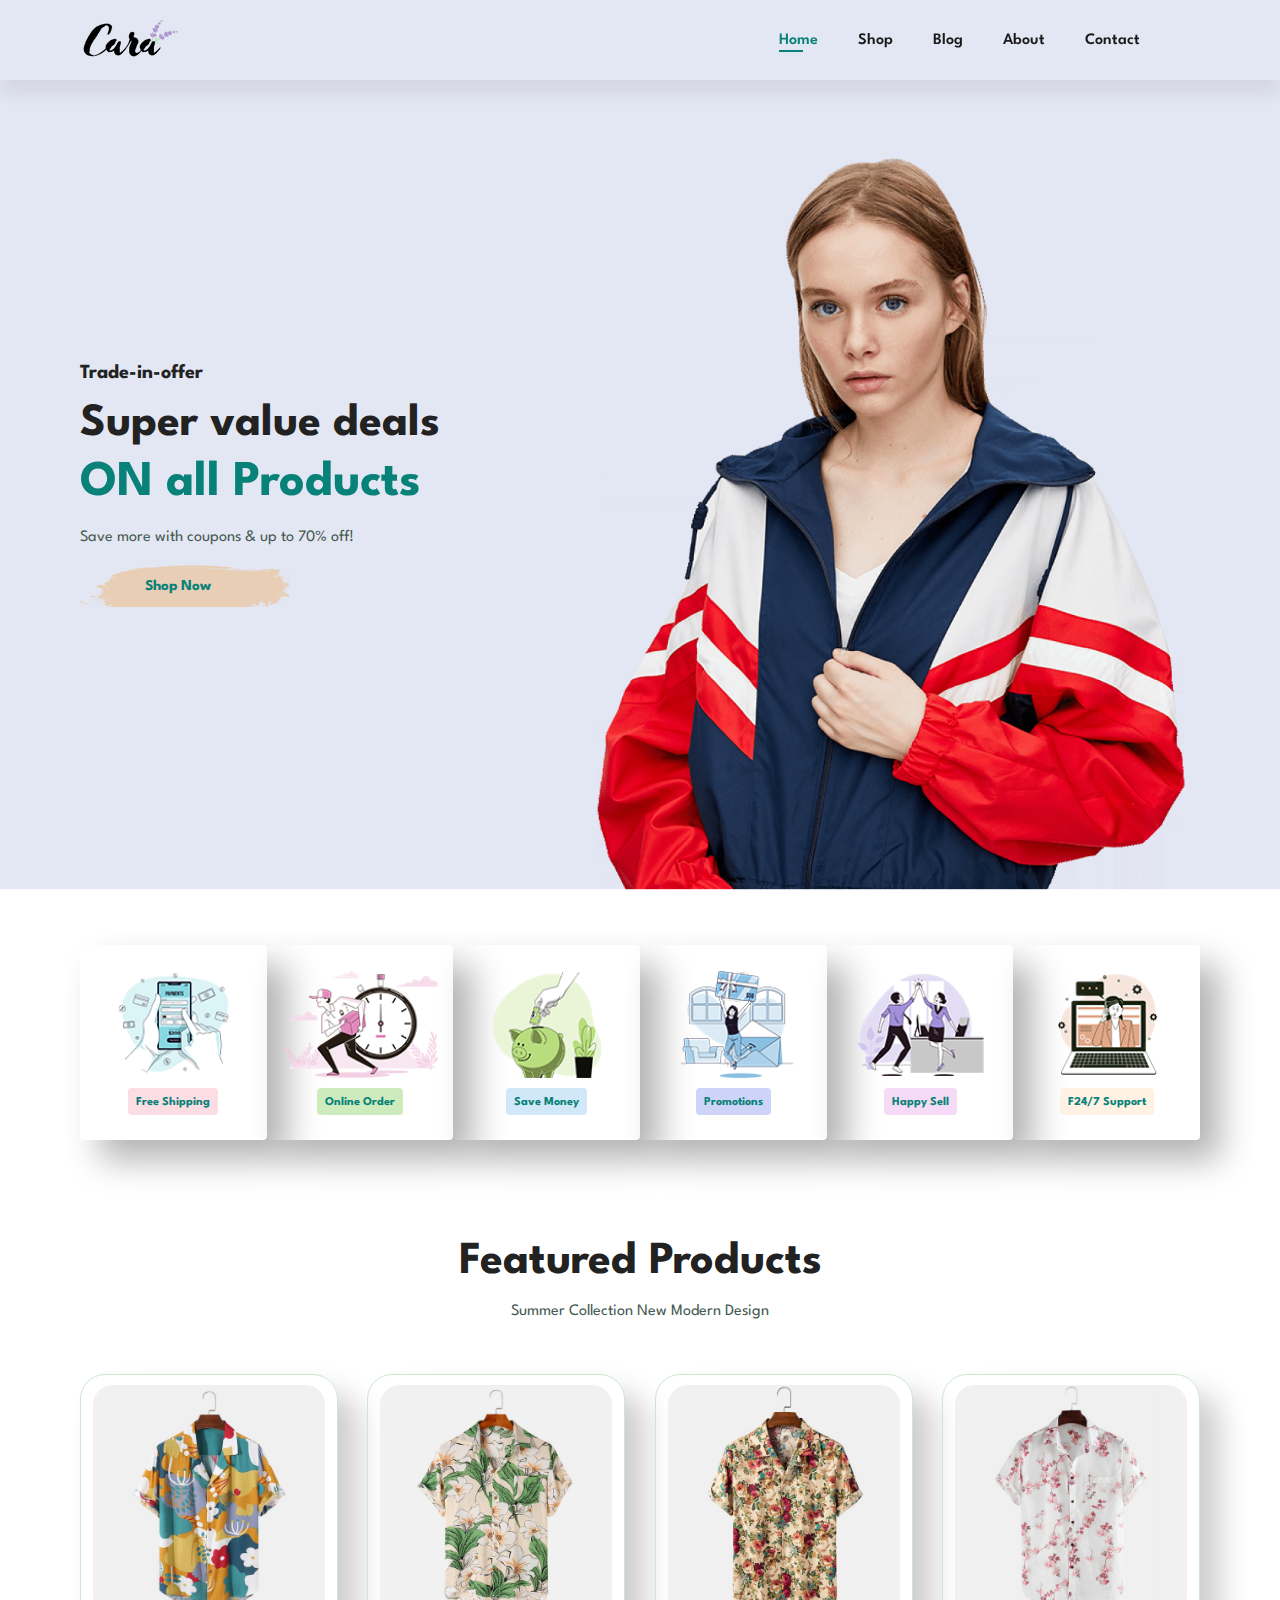
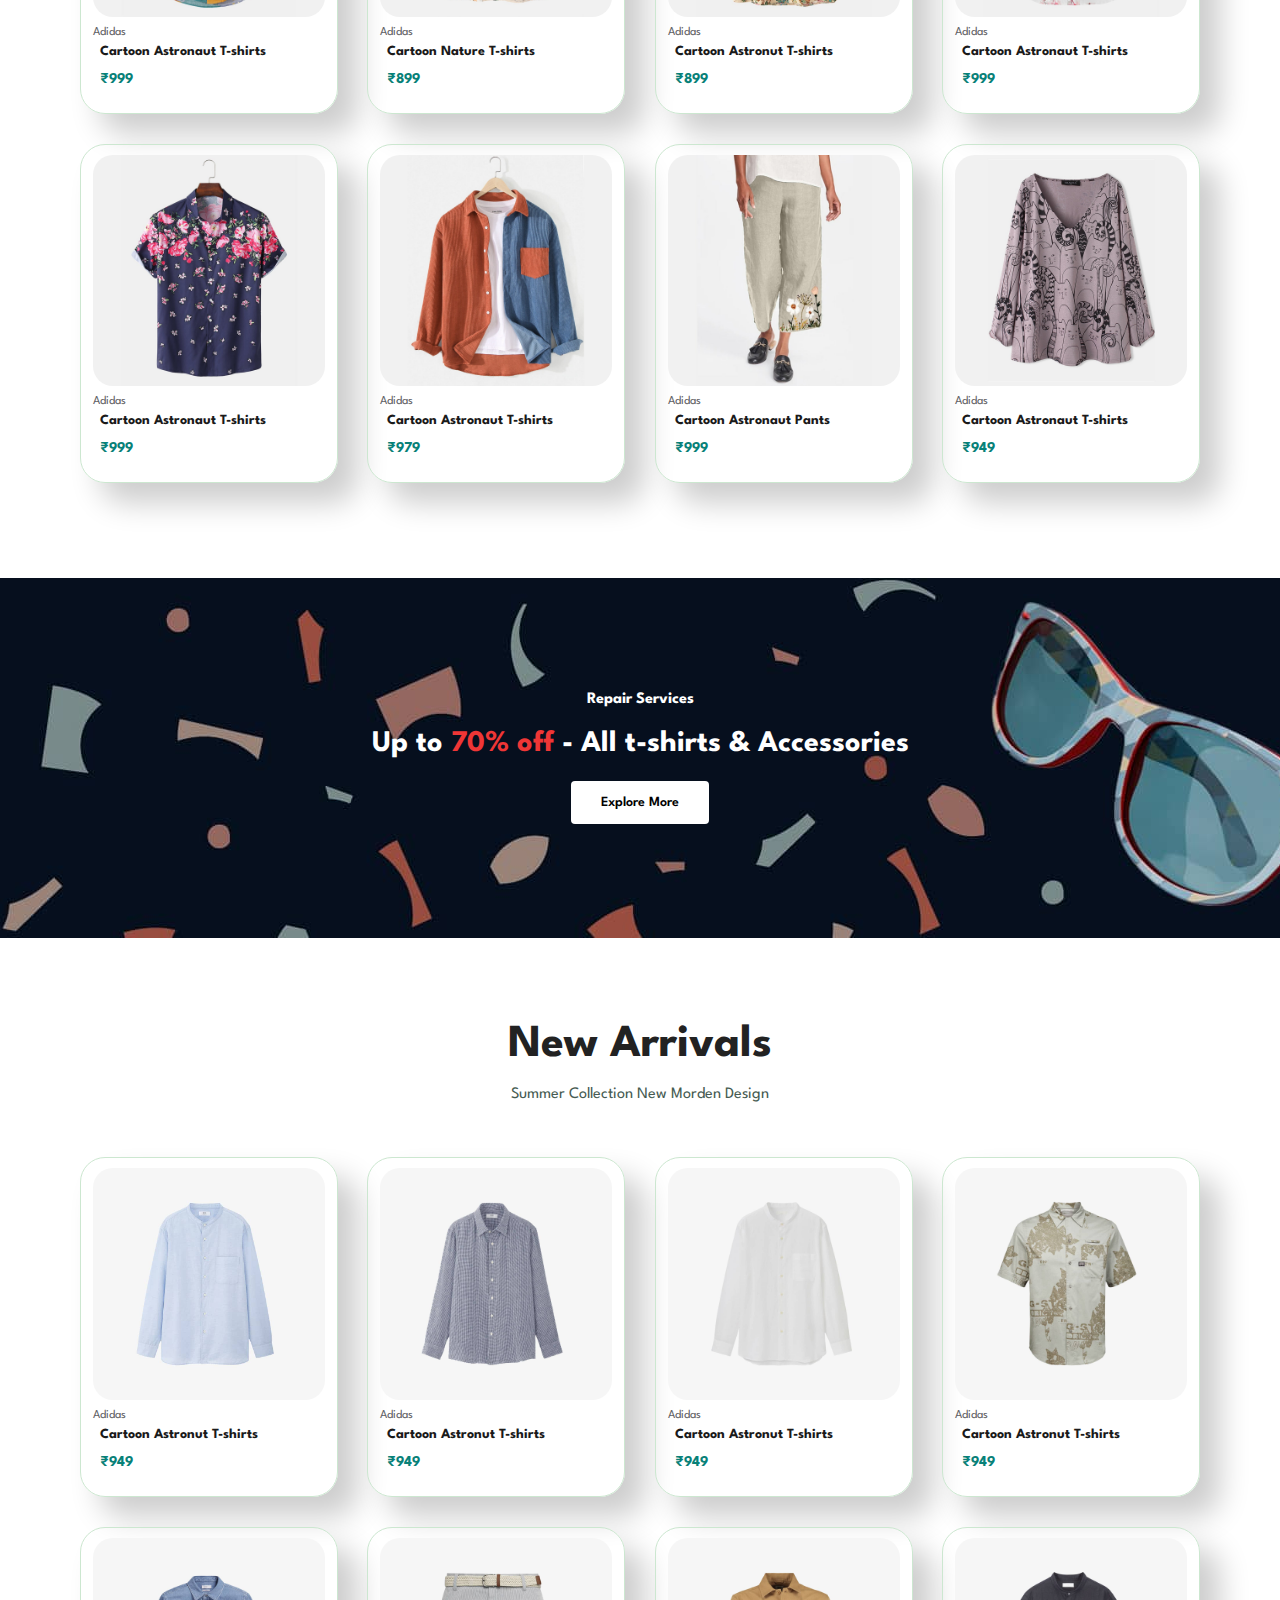
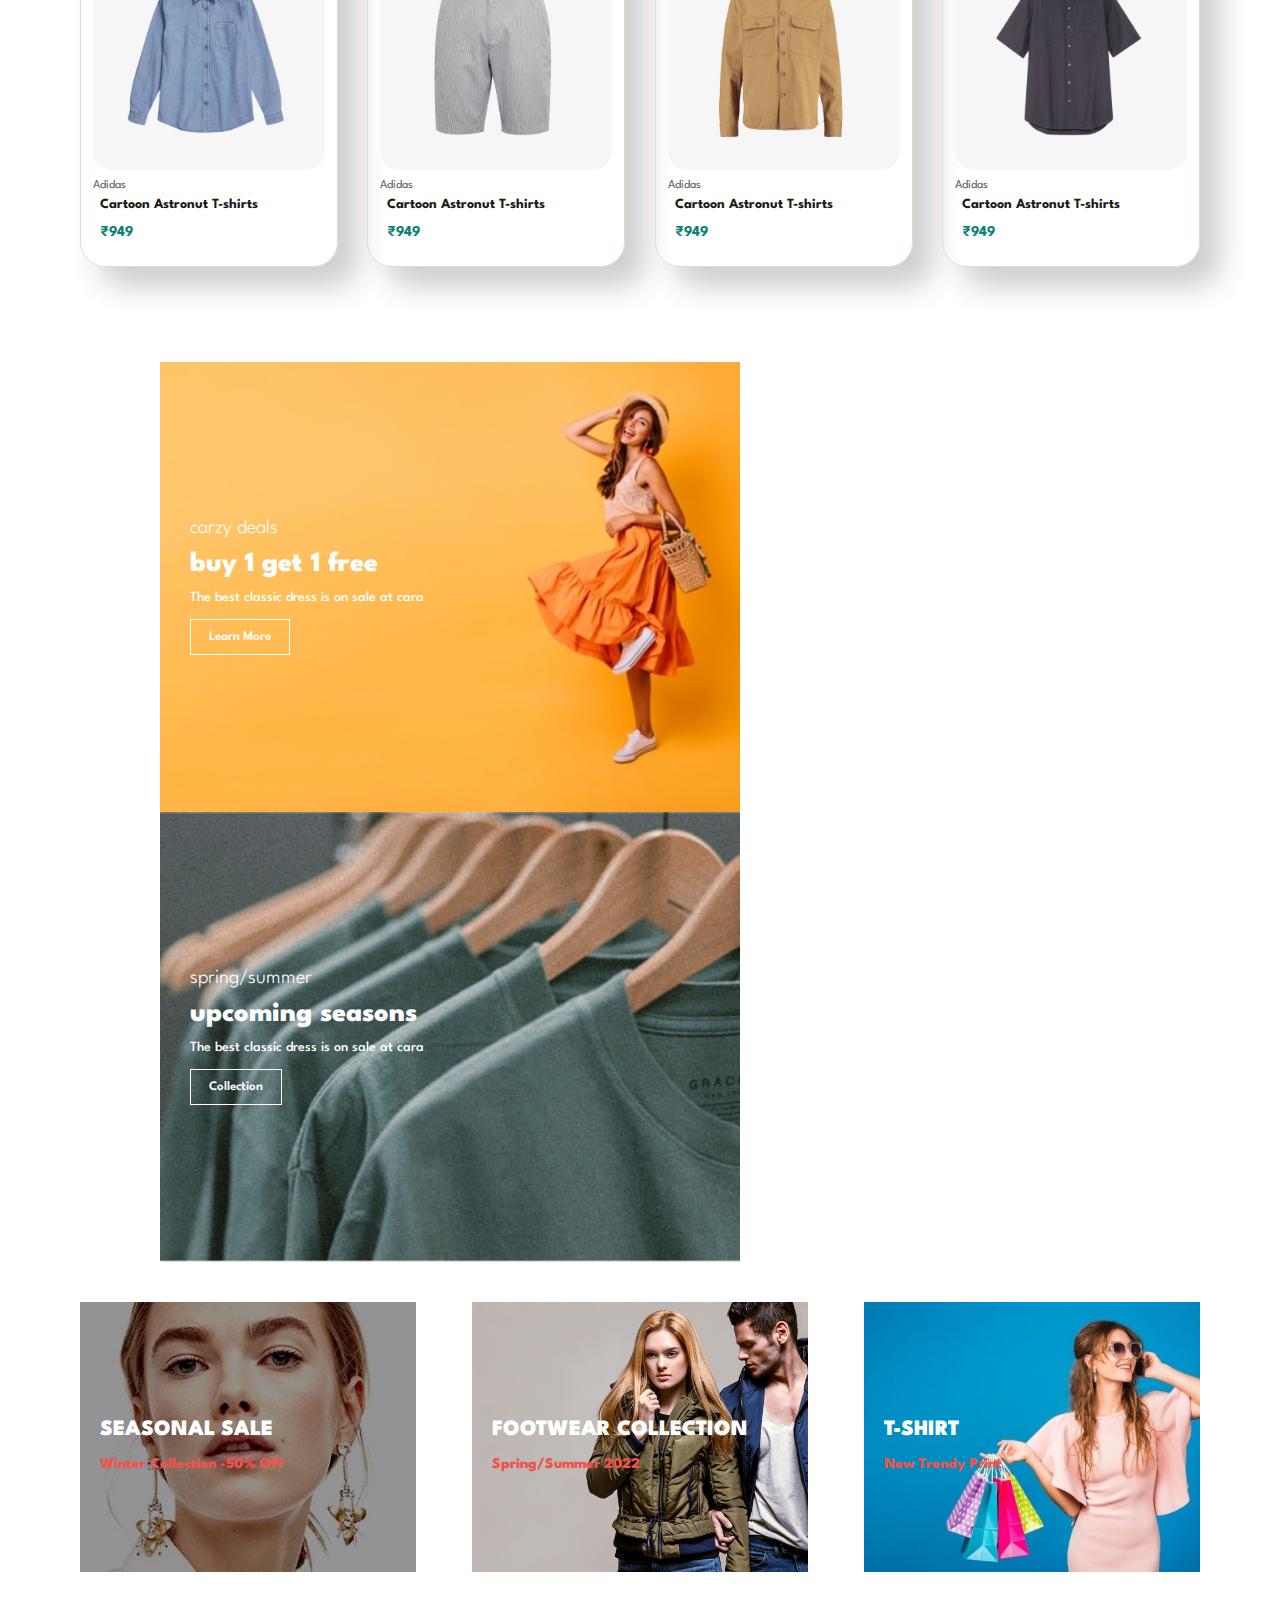
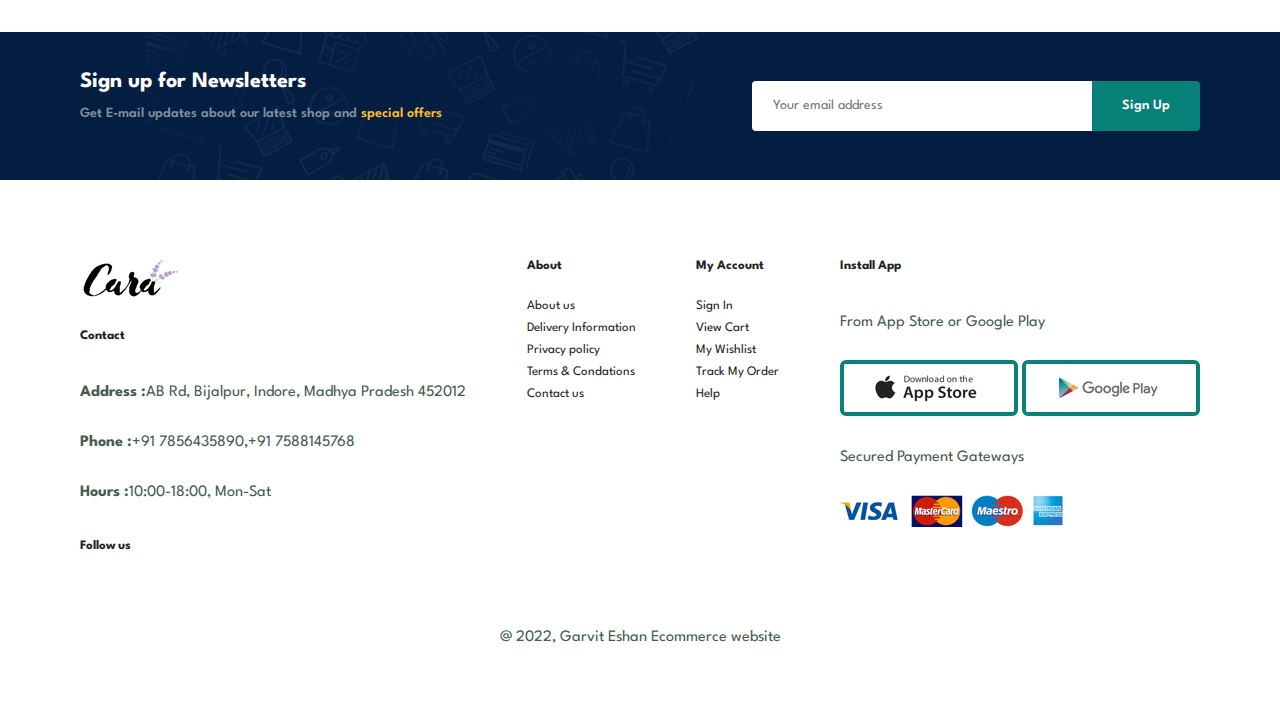
<file: index.html>
<html lang="en">
<head>
    <meta charset="UTF-8">
    <meta http-equiv="X-UA-Compatible" content="IE=edge">
    <meta name="viewport" content="width=device-width, initial-scale=1.0">
    <title>Cara.com</title>
    <link rel="stylesheet" href="style.css">
<link rel="stylesheet" href="https://use.fontawesome.com/releases/v5.6.3/css/all.css"
    integrity="sha384-UHRtZLI+pbxtHCWp1t77Bi1L4ZtiqrqD80Kn4Z8NTSRyMA2Fd33n5dQ8lWUE00s/" crossorigin="anonymous">
</head>
<body>
    <section id="header">
        <a href="#"><img src="img/logo.png" class="logo" alt=""></a>

        <div >
            <ul id="navbar">
                <li><a href="index.html" class="active">Home</a></li>
                <li><a href="shop.html">Shop</a></li>
                <li><a href="blog.html">Blog</a></li>
                <li><a href="about.html">About</a></li>
                <li><a href="contact.html">Contact</a></li>
                <li id="lg-bag"><a href="cart.html"><i class="fas fa-shopping-bag"></i></a></li>
                <a href="#" id="close"><i class="fas fa-times"></i></a>
                
            </ul>

        </div>
        <div id="mobile">
        <a href="cart.html"><i class="fas fa-shopping-bag"></i></a>
        <i id="bar" class="fas fa-outdent"></i>
        </div>
    </section>
    <section id="hero">
        <h4>Trade-in-offer</h4>
        <h2>Super value deals</h2>
        <h1>ON all Products</h1>
        <p>Save more with coupons & up to 70% off! </p>
        <button>Shop Now</button>
    </section>

    <section id="feature" class="section-p1">
        <div class="fe-box">
            <img src="img/features/f1.png" alt="">
            <h6>Free Shipping</h6>
        </div>
        <div class="fe-box">
            <img src="img/features/f2.png" alt="">
            <h6>Online Order</h6>
        </div>
        <div class="fe-box">
            <img src="img/features/f3.png" alt="">
            <h6>Save Money</h6>
        </div>
        <div class="fe-box">
            <img src="img/features/f4.png" alt="">
            <h6>Promotions</h6>
        </div>
        <div class="fe-box">
            <img src="img/features/f5.png" alt="">
            <h6>Happy Sell</h6>
        </div>
        <div class="fe-box">
            <img src="img/features/f6.png" alt="">
            <h6>F24/7 Support</h6>
        </div>
    </section>

    <section id="product-1" class="section-p1">
        <h2>Featured Products</h2>
        <p>Summer Collection New Modern Design</p>
        <div class="pro-container">
            <div class="pro">
                <img src="img/products/f1.jpg" alt=""> 
            <div class="des">
           <span>Adidas</span>
           <h5>Cartoon Astronaut T-shirts</h5>
           <div class="star">
            <i class="fas fa-star"></i>
            <i class="fas fa-star"></i>
            <i class="fas fa-star"></i>
            <i class="fas fa-star"></i>
            <i class="fas fa-star"></i>
           </div>
           <h4>&#8377;999</h4>
            </div>
            <a href="#"><i class="fas fa-shopping-cart cart" ></i>
            </a>
        </div><div class="pro">
            <img src="img/products/f2.jpg" alt="">
            <div class="des">
                <span>Adidas</span>
                <h5>Cartoon Nature T-shirts</h5>
                <div class="star">
                    <i class="fas fa-star"></i>
                    <i class="fas fa-star"></i>
                    <i class="fas fa-star"></i>
                    <i class="fas fa-star"></i>
                    <i class="fas fa-star"></i>
                </div>
                <h4>&#8377;899</h4>
            </div>
            <a href="#"><i class="fas fa-shopping-cart cart"></i>
            </a>
        </div><div class="pro">
            <img src="img/products/f3.jpg" alt="">
            <div class="des">
                <span>Adidas</span>
                <h5>Cartoon Astronut T-shirts</h5>
                <div class="star">
                    <i class="fas fa-star"></i>
                    <i class="fas fa-star"></i>
                    <i class="fas fa-star"></i>
                    <i class="fas fa-star"></i>
                    <i class="fas fa-star"></i>
                </div>
                <h4>&#8377;899</h4>
            </div>
            <a href="#"><i class="fas fa-shopping-cart cart"></i>
            </a>
        </div><div class="pro">
            <img src="img/products/f4.jpg" alt="">
            <div class="des">
                <span>Adidas</span>
                <h5>Cartoon Astronaut T-shirts</h5>
                <div class="star">
                    <i class="fas fa-star"></i>
                    <i class="fas fa-star"></i>
                    <i class="fas fa-star"></i>
                    <i class="fas fa-star"></i>
                    <i class="fas fa-star"></i>
                </div>
                <h4>&#8377;999</h4>
            </div>
            <a href="#"><i class="fas fa-shopping-cart cart"></i>
            </a>
        </div><div class="pro">
            <img src="img/products/f5.jpg" alt="">
            <div class="des">
                <span>Adidas</span>
                <h5>Cartoon Astronaut T-shirts</h5>
                <div class="star">
                    <i class="fas fa-star"></i>
                    <i class="fas fa-star"></i>
                    <i class="fas fa-star"></i>
                    <i class="fas fa-star"></i>
                    <i class="fas fa-star"></i>
                </div>
                <h4>&#8377;999</h4>
            </div>
            <a href="#"><i class="fas fa-shopping-cart cart"></i>
            </a>
        </div><div class="pro">
            <img src="img/products/f6.jpg" alt="">
            <div class="des">
                <span>Adidas</span>
                <h5>Cartoon Astronaut T-shirts</h5>
                <div class="star">
                    <i class="fas fa-star"></i>
                    <i class="fas fa-star"></i>
                    <i class="fas fa-star"></i>
                    <i class="fas fa-star"></i>
                    <i class="fas fa-star"></i>
                </div>
                <h4>&#8377;979</h4>
            </div>
            <a href="#"><i class="fas fa-shopping-cart cart"></i>
            </a>
        </div><div class="pro">
            <img src="img/products/f7.jpg" alt="">
            <div class="des">
                <span>Adidas</span>
                <h5>Cartoon Astronaut Pants</h5>
                <div class="star">
                    <i class="fas fa-star"></i>
                    <i class="fas fa-star"></i>
                    <i class="fas fa-star"></i>
                    <i class="fas fa-star"></i>
                    <i class="fas fa-star"></i>
                </div>
                <h4>&#8377;999</h4>
            </div>
            <a href="#"><i class="fas fa-shopping-cart cart"></i>
            </a>
        </div><div class="pro">
            <img src="img/products/f8.jpg" alt="">
            <div class="des">
                <span>Adidas</span>
                <h5>Cartoon Astronaut T-shirts</h5>
                <div class="star">
                    <i class="fas fa-star"></i>
                    <i class="fas fa-star"></i>
                    <i class="fas fa-star"></i>
                    <i class="fas fa-star"></i>
                    <i class="fas fa-star"></i>
                </div>
                <h4>&#8377;949</h4>
            </div>
            <a href="#"><i class="fas fa-shopping-cart cart"></i>
            </a>
        </div>
        </div>
    </section>
    <section id="banner" class="section-m1">
        <h4>Repair Services</h4>
        <h2>Up to <span>70% off</span> - All t-shirts & Accessories</h2>
        <button class="normal">Explore More</button>

    </section>

    <section id="product-1" class="section-p1">
        <h2>New Arrivals</h2>
        <p>Summer Collection New Morden Design</p>
        <div class="pro-container">
            <div class="pro">
                <img src="img/products/n1.jpg" alt="">
                <div class="des">
                    <span>Adidas</span>
                    <h5>Cartoon Astronut T-shirts</h5>
                    <div class="star">
                        <i class="fas fa-star"></i>
                        <i class="fas fa-star"></i>
                        <i class="fas fa-star"></i>
                        <i class="fas fa-star"></i>
                        <i class="fas fa-star"></i>
                    </div>
                    <h4>&#8377;949</h4>
                </div>
                <a href="#"><i class="fas fa-shopping-cart cart"></i>
                </a>
            </div>
            <div class="pro">
                <img src="img/products/n2.jpg" alt="">
                <div class="des">
                    <span>Adidas</span>
                    <h5>Cartoon Astronut T-shirts</h5>
                    <div class="star">
                        <i class="fas fa-star"></i>
                        <i class="fas fa-star"></i>
                        <i class="fas fa-star"></i>
                        <i class="fas fa-star"></i>
                        <i class="fas fa-star"></i>
                    </div>
                    <h4>&#8377;949</h4>
                </div>
                <a href="#"><i class="fas fa-shopping-cart cart"></i>
                </a>
            </div>
            <div class="pro">
                <img src="img/products/n3.jpg" alt="">
                <div class="des">
                    <span>Adidas</span>
                    <h5>Cartoon Astronut T-shirts</h5>
                    <div class="star">
                        <i class="fas fa-star"></i>
                        <i class="fas fa-star"></i>
                        <i class="fas fa-star"></i>
                        <i class="fas fa-star"></i>
                        <i class="fas fa-star"></i>
                    </div>
                    <h4>&#8377;949</h4>
                </div>
                <a href="#"><i class="fas fa-shopping-cart cart"></i>
                </a>
            </div>
            <div class="pro">
                <img src="img/products/n4.jpg" alt="">
                <div class="des">
                    <span>Adidas</span>
                    <h5>Cartoon Astronut T-shirts</h5>
                    <div class="star">
                        <i class="fas fa-star"></i>
                        <i class="fas fa-star"></i>
                        <i class="fas fa-star"></i>
                        <i class="fas fa-star"></i>
                        <i class="fas fa-star"></i>
                    </div>
                    <h4>&#8377;949</h4>
                </div>
                <a href="#"><i class="fas fa-shopping-cart cart"></i>
                </a>
            </div>
            <div class="pro">
                <img src="img/products/n5.jpg" alt="">
                <div class="des">
                    <span>Adidas</span>
                    <h5>Cartoon Astronut T-shirts</h5>
                    <div class="star">
                        <i class="fas fa-star"></i>
                        <i class="fas fa-star"></i>
                        <i class="fas fa-star"></i>
                        <i class="fas fa-star"></i>
                        <i class="fas fa-star"></i>
                    </div>
                    <h4>&#8377;949</h4>
                </div>
                <a href="#"><i class="fas fa-shopping-cart cart"></i>
                </a>
            </div>
            <div class="pro">
                <img src="img/products/n6.jpg" alt="">
                <div class="des">
                    <span>Adidas</span>
                    <h5>Cartoon Astronut T-shirts</h5>
                    <div class="star">
                        <i class="fas fa-star"></i>
                        <i class="fas fa-star"></i>
                        <i class="fas fa-star"></i>
                        <i class="fas fa-star"></i>
                        <i class="fas fa-star"></i>
                    </div>
                    <h4>&#8377;949</h4>
                </div>
                <a href="#"><i class="fas fa-shopping-cart cart"></i>
                </a>
            </div>
            <div class="pro">
                <img src="img/products/n7.jpg" alt="">
                <div class="des">
                    <span>Adidas</span>
                    <h5>Cartoon Astronut T-shirts</h5>
                    <div class="star">
                        <i class="fas fa-star"></i>
                        <i class="fas fa-star"></i>
                        <i class="fas fa-star"></i>
                        <i class="fas fa-star"></i>
                        <i class="fas fa-star"></i>
                    </div>
                    <h4>&#8377;949</h4>
                </div>
                <a href="#"><i class="fas fa-shopping-cart cart"></i>
                </a>
            </div>
            <div class="pro">
                <img src="img/products/n8.jpg" alt="">
                <div class="des">
                    <span>Adidas</span>
                    <h5>Cartoon Astronut T-shirts</h5>
                    <div class="star">
                        <i class="fas fa-star"></i>
                        <i class="fas fa-star"></i>
                        <i class="fas fa-star"></i>
                        <i class="fas fa-star"></i>
                        <i class="fas fa-star"></i>
                    </div>
                    <h4>&#8377;949</h4>
                </div>
                <a href="#"><i class="fas fa-shopping-cart cart"></i>
                </a>
            </div>
        </div>
    </section>

    <section id="sm-banner" class="section-m1">
        <div class="banner-box">
            <h4>carzy deals</h4>
            <h2>buy 1 get 1 free</h2>
            <span>The best classic dress is on sale at cara</span>
            <button class="white">Learn More</button>
        </div>
        <div class="banner-box banner-box2" >
            <h4>spring/summer</h4>
            <h2>upcoming seasons</h2>
            <span>The best classic dress is on sale at cara</span>
            <button class="white">Collection</button>
        </div>
    </section>
    <section id="banner3">
        <div class="banner-box">    
            <h2>SEASONAL SALE</h2>
            <h3>Winter Collection -50% OFF</h3>
        </div>
        <div class="banner-box banner-box2">
            <h2>FOOTWEAR COLLECTION</h2>
            <h3>Spring/Summer 2022</h3>
        </div>
        <div class="banner-box banner-box3">
            <h2>T-SHIRT</h2>
            <h3>New Trendy Print</h3>
        </div>
    </section>

    <section id="newsletter" class="section-p1 section-m1">
        <div class="newstext">
            <h4>Sign up for Newsletters</h4>
            <p>Get E-mail updates about our latest shop and <span>special offers</span></p>

        </div>
        <div class="form">
            <input type="text" placeholder="Your email address">
            <button class="normal">Sign Up</button>
        </div>
    </section>
    <footer class="section-p1">
<div class=" col">
    <img class="logo" src="img/logo.png" alt="">
    <h4>Contact     
    </h4>
    <p><strong>Address :</strong>AB Rd, Bijalpur, Indore, Madhya Pradesh 452012</p>
    <p><strong>Phone :</strong>+91 7856435890,+91 7588145768</p>
    <p><strong>Hours :</strong>10:00-18:00, Mon-Sat</p>
    <div class="follow">
        <h4>Follow us</h4>
        <div class="icon">
        <i class="fab fa-facebook-f"></i>
        <i class="fab fa-twitter"></i>
        <i class="fab fa-instagram"></i>
        <i class="fab fa-pinterest-p"></i>
        <i class="fab fa-youtube"></i>
        </div>
    </div>
</div>


<div class="col">
    <h4>About</h4>
   <a href="#">About us</a>
<a href="#">Delivery Information</a>
<a href="#">Privacy policy</a>
<a href="#">Terms & Condations</a>
<a href="#">Contact us</a>
</div>

<div class="col">
        <h4>My Account</h4>
        <a href="#">Sign In</a>
        <a href="#">View Cart</a>
        <a href="#">My Wishlist</a>
        <a href="#">Track My Order</a>
        <a href="#">Help</a>
</div>

<div class="col install">
     <h4>Install App</h4>
     <p>From App Store or Google Play</p>
     <div class="row">
         <img src="img/pay/app.jpg" alt="">
        <img src="img/pay/play.jpg" alt="">
 </div>
<p>Secured Payment Gateways</p>
<img src="img/pay/pay.png" alt="">

</div>
<div class="copyright">
    <p>@ 2022, Garvit Eshan Ecommerce website </p>
</div>


    </footer>
        <script src="script.js"></script>
</body>
</html>
</file>
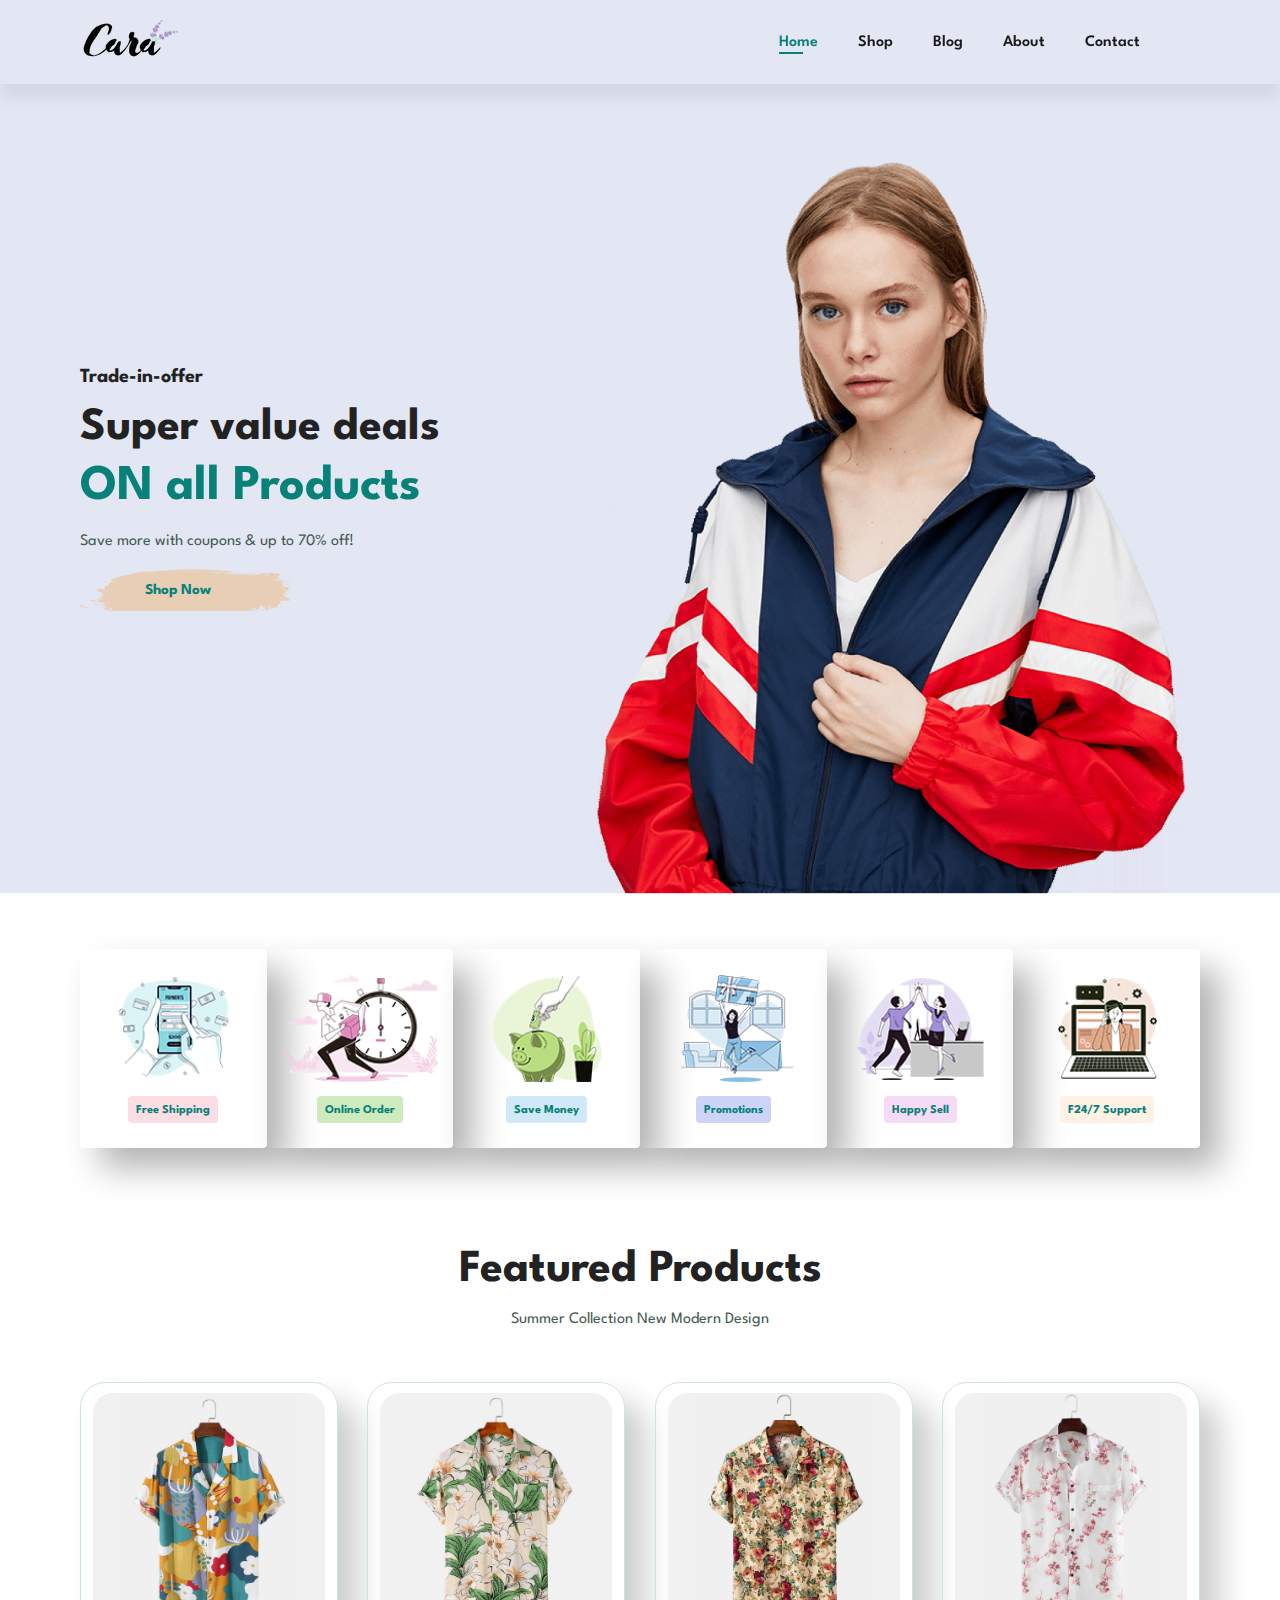
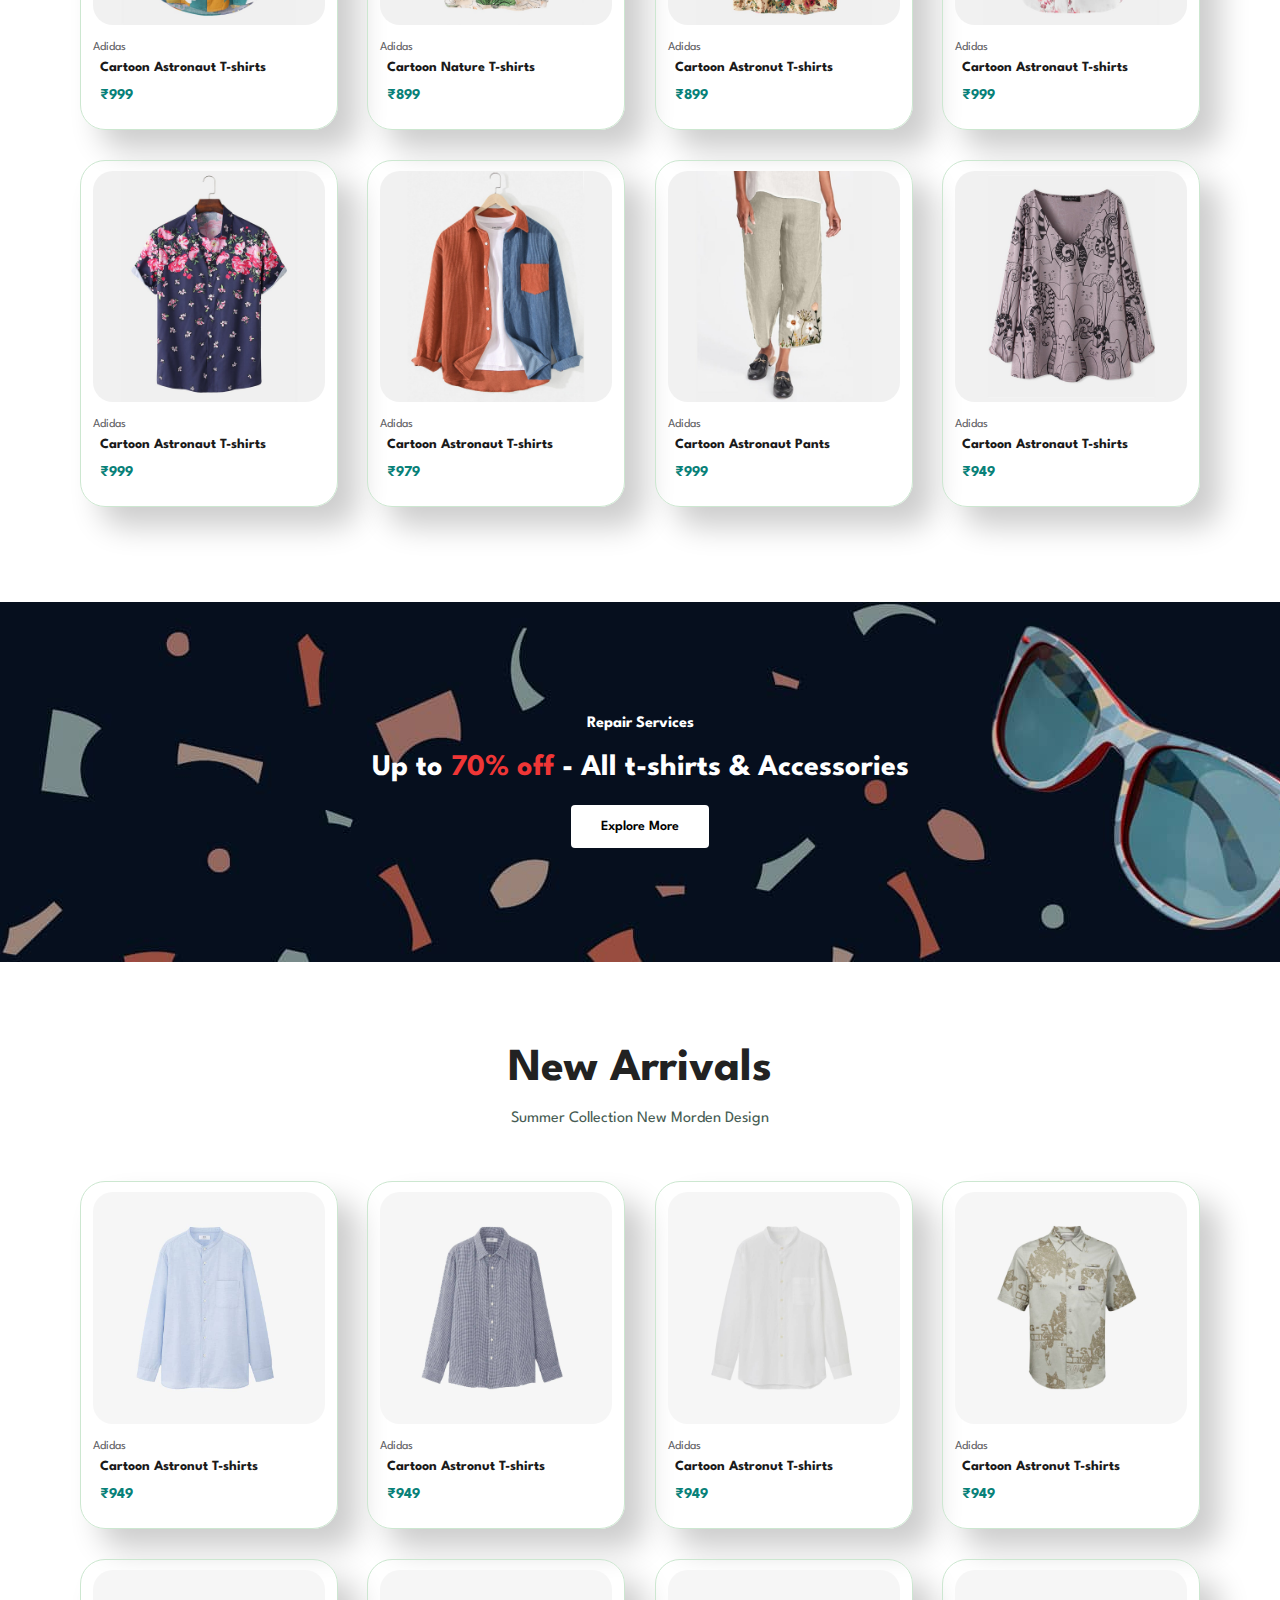
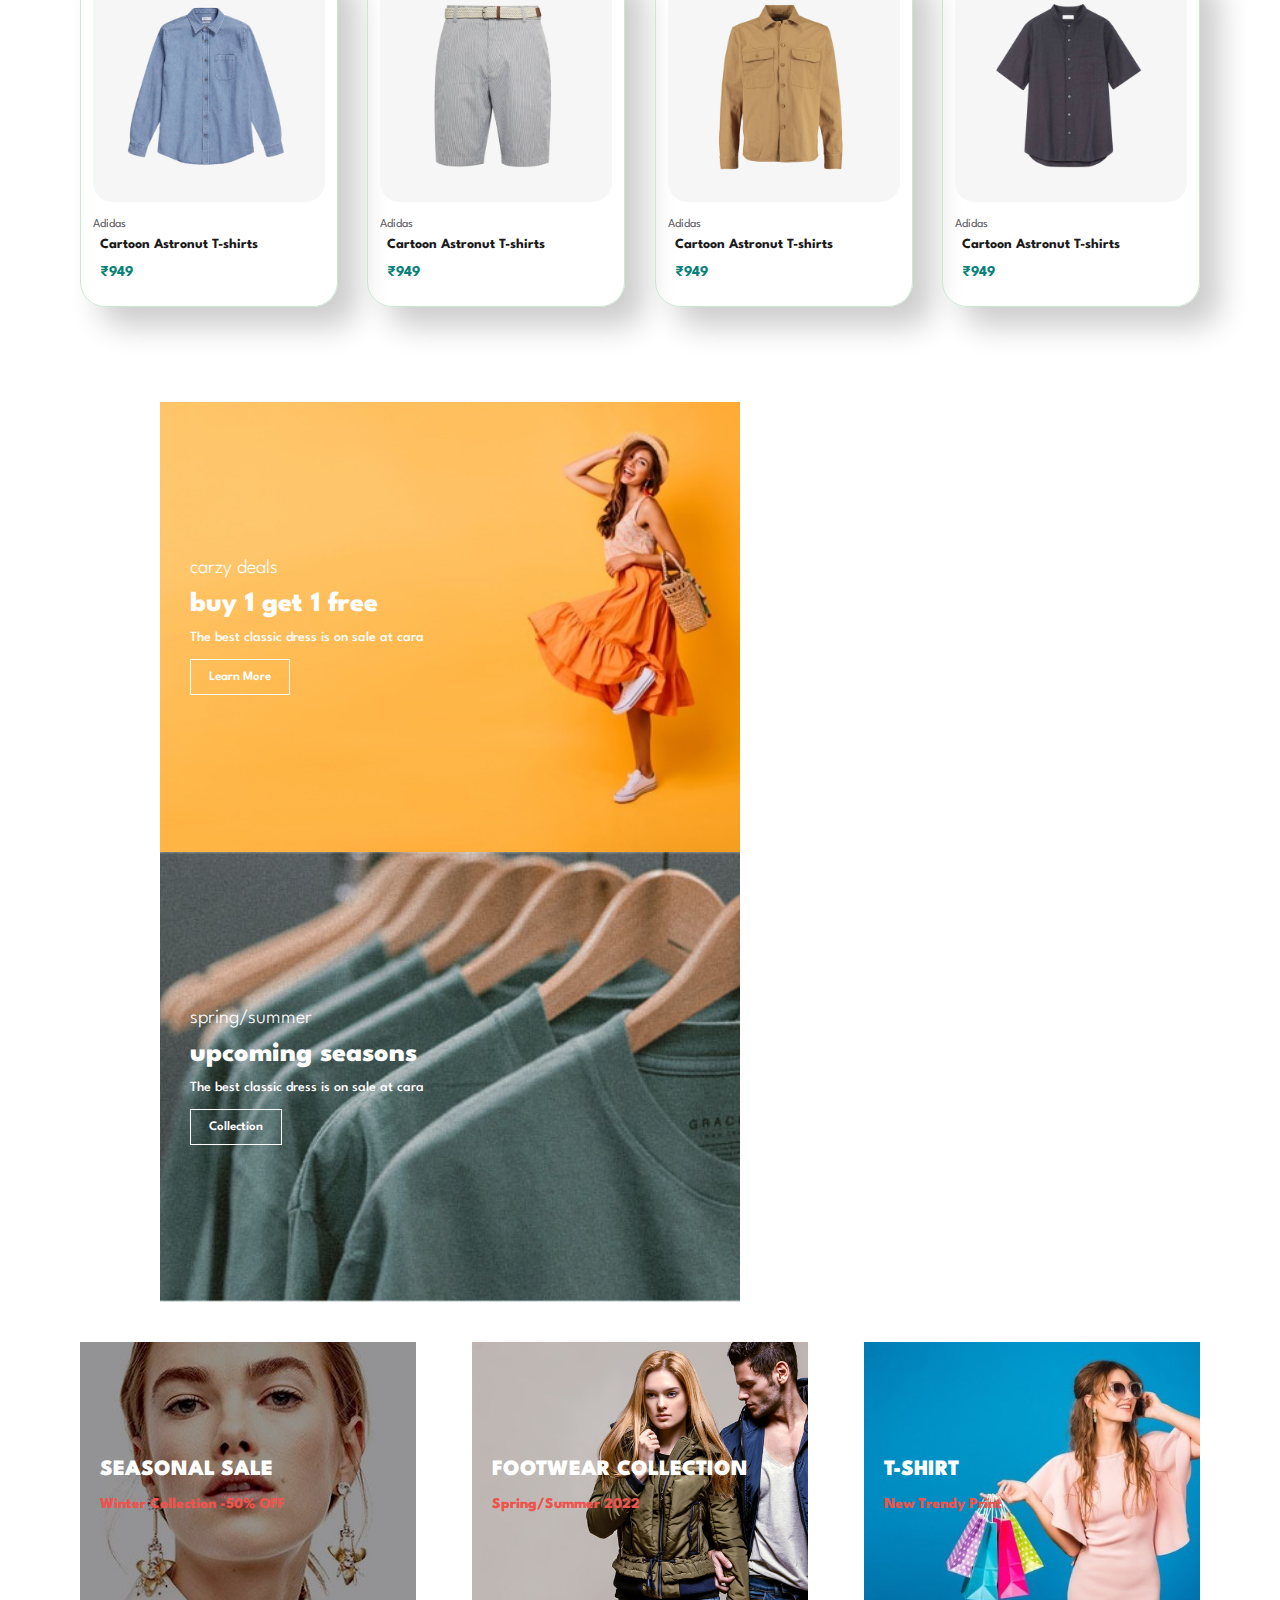
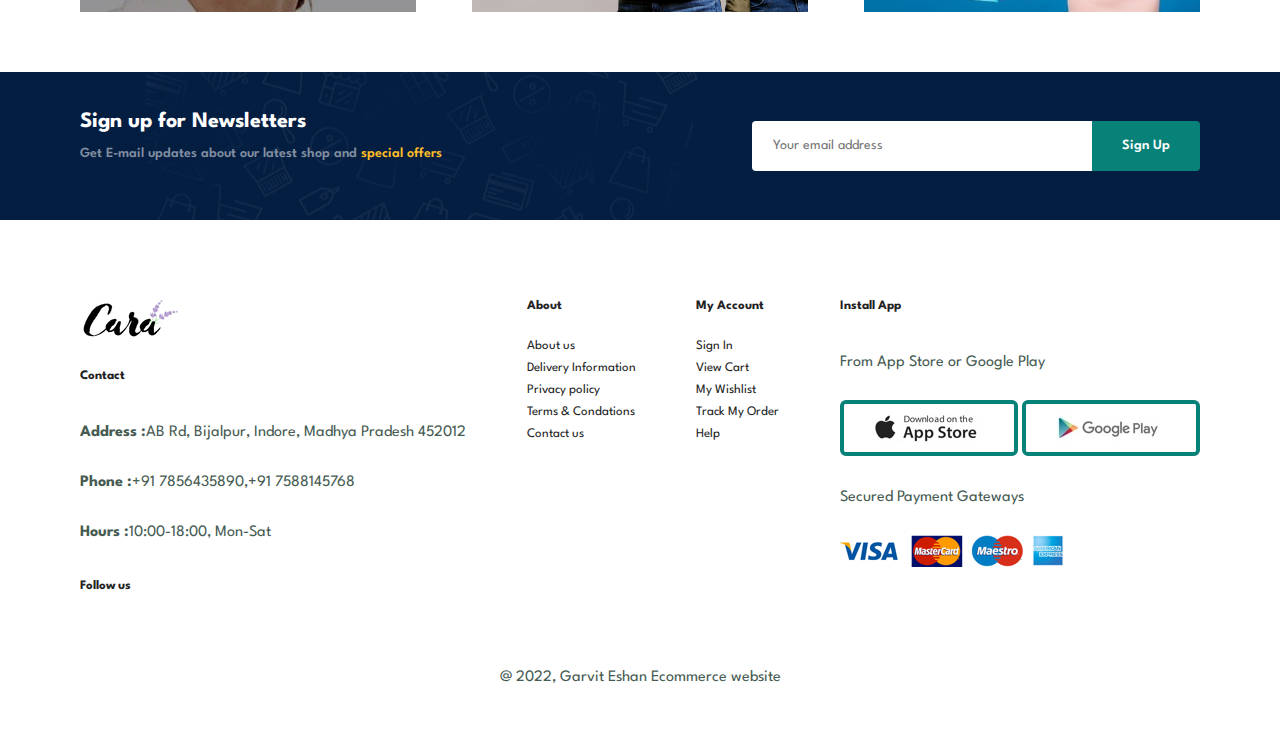
<file: E-Commerce Website/index.html>
<!DOCTYPE html>
<html lang="en">
<head>
    <meta charset="UTF-8">
    <meta http-equiv="X-UA-Compatible" content="IE=edge">
    <meta name="viewport" content="width=device-width, initial-scale=1.0">
    <title>Cara.com</title>
    <link rel="stylesheet" href="style.css">
<link rel="stylesheet" href="https://use.fontawesome.com/releases/v5.6.3/css/all.css"
    integrity="sha384-UHRtZLI+pbxtHCWp1t77Bi1L4ZtiqrqD80Kn4Z8NTSRyMA2Fd33n5dQ8lWUE00s/" crossorigin="anonymous">
</head>
<body>
    <section id="header">
        <a href="#"><img src="img/logo.png" class="logo" alt=""></a>

        <div >
            <ul id="navbar">
                <li><a href="index.html" class="active">Home</a></li>
                <li><a href="shop.html">Shop</a></li>
                <li><a href="blog.html">Blog</a></li>
                <li><a href="about.html">About</a></li>
                <li><a href="contact.html">Contact</a></li>
                <li id="lg-bag"><a href="cart.html"><i class="fas fa-shopping-bag"></i></a></li>
                <a href="#" id="close"><i class="fas fa-times"></i></a>
                
            </ul>

        </div>
        <div id="mobile">
        <a href="cart.html"><i class="fas fa-shopping-bag"></i></a>
        <i id="bar" class="fas fa-outdent"></i>
        </div>
    </section>
    <section id="hero">
        <h4>Trade-in-offer</h4>
        <h2>Super value deals</h2>
        <h1>ON all Products</h1>
        <p>Save more with coupons & up to 70% off! </p>
        <button>Shop Now</button>
    </section>

    <section id="feature" class="section-p1">
        <div class="fe-box">
            <img src="img/features/f1.png" alt="">
            <h6>Free Shipping</h6>
        </div>
        <div class="fe-box">
            <img src="img/features/f2.png" alt="">
            <h6>Online Order</h6>
        </div>
        <div class="fe-box">
            <img src="img/features/f3.png" alt="">
            <h6>Save Money</h6>
        </div>
        <div class="fe-box">
            <img src="img/features/f4.png" alt="">
            <h6>Promotions</h6>
        </div>
        <div class="fe-box">
            <img src="img/features/f5.png" alt="">
            <h6>Happy Sell</h6>
        </div>
        <div class="fe-box">
            <img src="img/features/f6.png" alt="">
            <h6>F24/7 Support</h6>
        </div>
    </section>

    <section id="product-1" class="section-p1">
        <h2>Featured Products</h2>
        <p>Summer Collection New Modern Design</p>
        <div class="pro-container">
            <div class="pro">
                <img src="img/products/f1.jpg" alt=""> 
            <div class="des">
           <span>Adidas</span>
           <h5>Cartoon Astronaut T-shirts</h5>
           <div class="star">
            <i class="fas fa-star"></i>
            <i class="fas fa-star"></i>
            <i class="fas fa-star"></i>
            <i class="fas fa-star"></i>
            <i class="fas fa-star"></i>
           </div>
           <h4>&#8377;999</h4>
            </div>
            <a href="#"><i class="fas fa-shopping-cart cart" ></i>
            </a>
        </div><div class="pro">
            <img src="img/products/f2.jpg" alt="">
            <div class="des">
                <span>Adidas</span>
                <h5>Cartoon Nature T-shirts</h5>
                <div class="star">
                    <i class="fas fa-star"></i>
                    <i class="fas fa-star"></i>
                    <i class="fas fa-star"></i>
                    <i class="fas fa-star"></i>
                    <i class="fas fa-star"></i>
                </div>
                <h4>&#8377;899</h4>
            </div>
            <a href="#"><i class="fas fa-shopping-cart cart"></i>
            </a>
        </div><div class="pro">
            <img src="img/products/f3.jpg" alt="">
            <div class="des">
                <span>Adidas</span>
                <h5>Cartoon Astronut T-shirts</h5>
                <div class="star">
                    <i class="fas fa-star"></i>
                    <i class="fas fa-star"></i>
                    <i class="fas fa-star"></i>
                    <i class="fas fa-star"></i>
                    <i class="fas fa-star"></i>
                </div>
                <h4>&#8377;899</h4>
            </div>
            <a href="#"><i class="fas fa-shopping-cart cart"></i>
            </a>
        </div><div class="pro">
            <img src="img/products/f4.jpg" alt="">
            <div class="des">
                <span>Adidas</span>
                <h5>Cartoon Astronaut T-shirts</h5>
                <div class="star">
                    <i class="fas fa-star"></i>
                    <i class="fas fa-star"></i>
                    <i class="fas fa-star"></i>
                    <i class="fas fa-star"></i>
                    <i class="fas fa-star"></i>
                </div>
                <h4>&#8377;999</h4>
            </div>
            <a href="#"><i class="fas fa-shopping-cart cart"></i>
            </a>
        </div><div class="pro">
            <img src="img/products/f5.jpg" alt="">
            <div class="des">
                <span>Adidas</span>
                <h5>Cartoon Astronaut T-shirts</h5>
                <div class="star">
                    <i class="fas fa-star"></i>
                    <i class="fas fa-star"></i>
                    <i class="fas fa-star"></i>
                    <i class="fas fa-star"></i>
                    <i class="fas fa-star"></i>
                </div>
                <h4>&#8377;999</h4>
            </div>
            <a href="#"><i class="fas fa-shopping-cart cart"></i>
            </a>
        </div><div class="pro">
            <img src="img/products/f6.jpg" alt="">
            <div class="des">
                <span>Adidas</span>
                <h5>Cartoon Astronaut T-shirts</h5>
                <div class="star">
                    <i class="fas fa-star"></i>
                    <i class="fas fa-star"></i>
                    <i class="fas fa-star"></i>
                    <i class="fas fa-star"></i>
                    <i class="fas fa-star"></i>
                </div>
                <h4>&#8377;979</h4>
            </div>
            <a href="#"><i class="fas fa-shopping-cart cart"></i>
            </a>
        </div><div class="pro">
            <img src="img/products/f7.jpg" alt="">
            <div class="des">
                <span>Adidas</span>
                <h5>Cartoon Astronaut Pants</h5>
                <div class="star">
                    <i class="fas fa-star"></i>
                    <i class="fas fa-star"></i>
                    <i class="fas fa-star"></i>
                    <i class="fas fa-star"></i>
                    <i class="fas fa-star"></i>
                </div>
                <h4>&#8377;999</h4>
            </div>
            <a href="#"><i class="fas fa-shopping-cart cart"></i>
            </a>
        </div><div class="pro">
            <img src="img/products/f8.jpg" alt="">
            <div class="des">
                <span>Adidas</span>
                <h5>Cartoon Astronaut T-shirts</h5>
                <div class="star">
                    <i class="fas fa-star"></i>
                    <i class="fas fa-star"></i>
                    <i class="fas fa-star"></i>
                    <i class="fas fa-star"></i>
                    <i class="fas fa-star"></i>
                </div>
                <h4>&#8377;949</h4>
            </div>
            <a href="#"><i class="fas fa-shopping-cart cart"></i>
            </a>
        </div>
        </div>
    </section>
    <section id="banner" class="section-m1">
        <h4>Repair Services</h4>
        <h2>Up to <span>70% off</span> - All t-shirts & Accessories</h2>
        <button class="normal">Explore More</button>

    </section>

    <section id="product-1" class="section-p1">
        <h2>New Arrivals</h2>
        <p>Summer Collection New Morden Design</p>
        <div class="pro-container">
            <div class="pro">
                <img src="img/products/n1.jpg" alt="">
                <div class="des">
                    <span>Adidas</span>
                    <h5>Cartoon Astronut T-shirts</h5>
                    <div class="star">
                        <i class="fas fa-star"></i>
                        <i class="fas fa-star"></i>
                        <i class="fas fa-star"></i>
                        <i class="fas fa-star"></i>
                        <i class="fas fa-star"></i>
                    </div>
                    <h4>&#8377;949</h4>
                </div>
                <a href="#"><i class="fas fa-shopping-cart cart"></i>
                </a>
            </div>
            <div class="pro">
                <img src="img/products/n2.jpg" alt="">
                <div class="des">
                    <span>Adidas</span>
                    <h5>Cartoon Astronut T-shirts</h5>
                    <div class="star">
                        <i class="fas fa-star"></i>
                        <i class="fas fa-star"></i>
                        <i class="fas fa-star"></i>
                        <i class="fas fa-star"></i>
                        <i class="fas fa-star"></i>
                    </div>
                    <h4>&#8377;949</h4>
                </div>
                <a href="#"><i class="fas fa-shopping-cart cart"></i>
                </a>
            </div>
            <div class="pro">
                <img src="img/products/n3.jpg" alt="">
                <div class="des">
                    <span>Adidas</span>
                    <h5>Cartoon Astronut T-shirts</h5>
                    <div class="star">
                        <i class="fas fa-star"></i>
                        <i class="fas fa-star"></i>
                        <i class="fas fa-star"></i>
                        <i class="fas fa-star"></i>
                        <i class="fas fa-star"></i>
                    </div>
                    <h4>&#8377;949</h4>
                </div>
                <a href="#"><i class="fas fa-shopping-cart cart"></i>
                </a>
            </div>
            <div class="pro">
                <img src="img/products/n4.jpg" alt="">
                <div class="des">
                    <span>Adidas</span>
                    <h5>Cartoon Astronut T-shirts</h5>
                    <div class="star">
                        <i class="fas fa-star"></i>
                        <i class="fas fa-star"></i>
                        <i class="fas fa-star"></i>
                        <i class="fas fa-star"></i>
                        <i class="fas fa-star"></i>
                    </div>
                    <h4>&#8377;949</h4>
                </div>
                <a href="#"><i class="fas fa-shopping-cart cart"></i>
                </a>
            </div>
            <div class="pro">
                <img src="img/products/n5.jpg" alt="">
                <div class="des">
                    <span>Adidas</span>
                    <h5>Cartoon Astronut T-shirts</h5>
                    <div class="star">
                        <i class="fas fa-star"></i>
                        <i class="fas fa-star"></i>
                        <i class="fas fa-star"></i>
                        <i class="fas fa-star"></i>
                        <i class="fas fa-star"></i>
                    </div>
                    <h4>&#8377;949</h4>
                </div>
                <a href="#"><i class="fas fa-shopping-cart cart"></i>
                </a>
            </div>
            <div class="pro">
                <img src="img/products/n6.jpg" alt="">
                <div class="des">
                    <span>Adidas</span>
                    <h5>Cartoon Astronut T-shirts</h5>
                    <div class="star">
                        <i class="fas fa-star"></i>
                        <i class="fas fa-star"></i>
                        <i class="fas fa-star"></i>
                        <i class="fas fa-star"></i>
                        <i class="fas fa-star"></i>
                    </div>
                    <h4>&#8377;949</h4>
                </div>
                <a href="#"><i class="fas fa-shopping-cart cart"></i>
                </a>
            </div>
            <div class="pro">
                <img src="img/products/n7.jpg" alt="">
                <div class="des">
                    <span>Adidas</span>
                    <h5>Cartoon Astronut T-shirts</h5>
                    <div class="star">
                        <i class="fas fa-star"></i>
                        <i class="fas fa-star"></i>
                        <i class="fas fa-star"></i>
                        <i class="fas fa-star"></i>
                        <i class="fas fa-star"></i>
                    </div>
                    <h4>&#8377;949</h4>
                </div>
                <a href="#"><i class="fas fa-shopping-cart cart"></i>
                </a>
            </div>
            <div class="pro">
                <img src="img/products/n8.jpg" alt="">
                <div class="des">
                    <span>Adidas</span>
                    <h5>Cartoon Astronut T-shirts</h5>
                    <div class="star">
                        <i class="fas fa-star"></i>
                        <i class="fas fa-star"></i>
                        <i class="fas fa-star"></i>
                        <i class="fas fa-star"></i>
                        <i class="fas fa-star"></i>
                    </div>
                    <h4>&#8377;949</h4>
                </div>
                <a href="#"><i class="fas fa-shopping-cart cart"></i>
                </a>
            </div>
        </div>
    </section>

    <section id="sm-banner" class="section-m1">
        <div class="banner-box">
            <h4>carzy deals</h4>
            <h2>buy 1 get 1 free</h2>
            <span>The best classic dress is on sale at cara</span>
            <button class="white">Learn More</button>
        </div>
        <div class="banner-box banner-box2" >
            <h4>spring/summer</h4>
            <h2>upcoming seasons</h2>
            <span>The best classic dress is on sale at cara</span>
            <button class="white">Collection</button>
        </div>
    </section>
    <section id="banner3">
        <div class="banner-box">    
            <h2>SEASONAL SALE</h2>
            <h3>Winter Collection -50% OFF</h3>
        </div>
        <div class="banner-box banner-box2">
            <h2>FOOTWEAR COLLECTION</h2>
            <h3>Spring/Summer 2022</h3>
        </div>
        <div class="banner-box banner-box3">
            <h2>T-SHIRT</h2>
            <h3>New Trendy Print</h3>
        </div>
    </section>

    <section id="newsletter" class="section-p1 section-m1">
        <div class="newstext">
            <h4>Sign up for Newsletters</h4>
            <p>Get E-mail updates about our latest shop and <span>special offers</span></p>

        </div>
        <div class="form">
            <input type="text" placeholder="Your email address">
            <button class="normal">Sign Up</button>
        </div>
    </section>
    <footer class="section-p1">
<div class=" col">
    <img class="logo" src="img/logo.png" alt="">
    <h4>Contact     
    </h4>
    <p><strong>Address :</strong>AB Rd, Bijalpur, Indore, Madhya Pradesh 452012</p>
    <p><strong>Phone :</strong>+91 7856435890,+91 7588145768</p>
    <p><strong>Hours :</strong>10:00-18:00, Mon-Sat</p>
    <div class="follow">
        <h4>Follow us</h4>
        <div class="icon">
        <i class="fab fa-facebook-f"></i>
        <i class="fab fa-twitter"></i>
        <i class="fab fa-instagram"></i>
        <i class="fab fa-pinterest-p"></i>
        <i class="fab fa-youtube"></i>
        </div>
    </div>
</div>


<div class="col">
    <h4>About</h4>
   <a href="#">About us</a>
<a href="#">Delivery Information</a>
<a href="#">Privacy policy</a>
<a href="#">Terms & Condations</a>
<a href="#">Contact us</a>
</div>

<div class="col">
        <h4>My Account</h4>
        <a href="#">Sign In</a>
        <a href="#">View Cart</a>
        <a href="#">My Wishlist</a>
        <a href="#">Track My Order</a>
        <a href="#">Help</a>
</div>

<div class="col install">
     <h4>Install App</h4>
     <p>From App Store or Google Play</p>
     <div class="row">
         <img src="img/pay/app.jpg" alt="">
        <img src="img/pay/play.jpg" alt="">
 </div>
<p>Secured Payment Gateways</p>
<img src="img/pay/pay.png" alt="">

</div>
<div class="copyright">
    <p>@ 2022, Garvit Eshan Ecommerce website </p>
</div>


    </footer>
        <script src="script.js"></script>
</body>
</html>
</file>
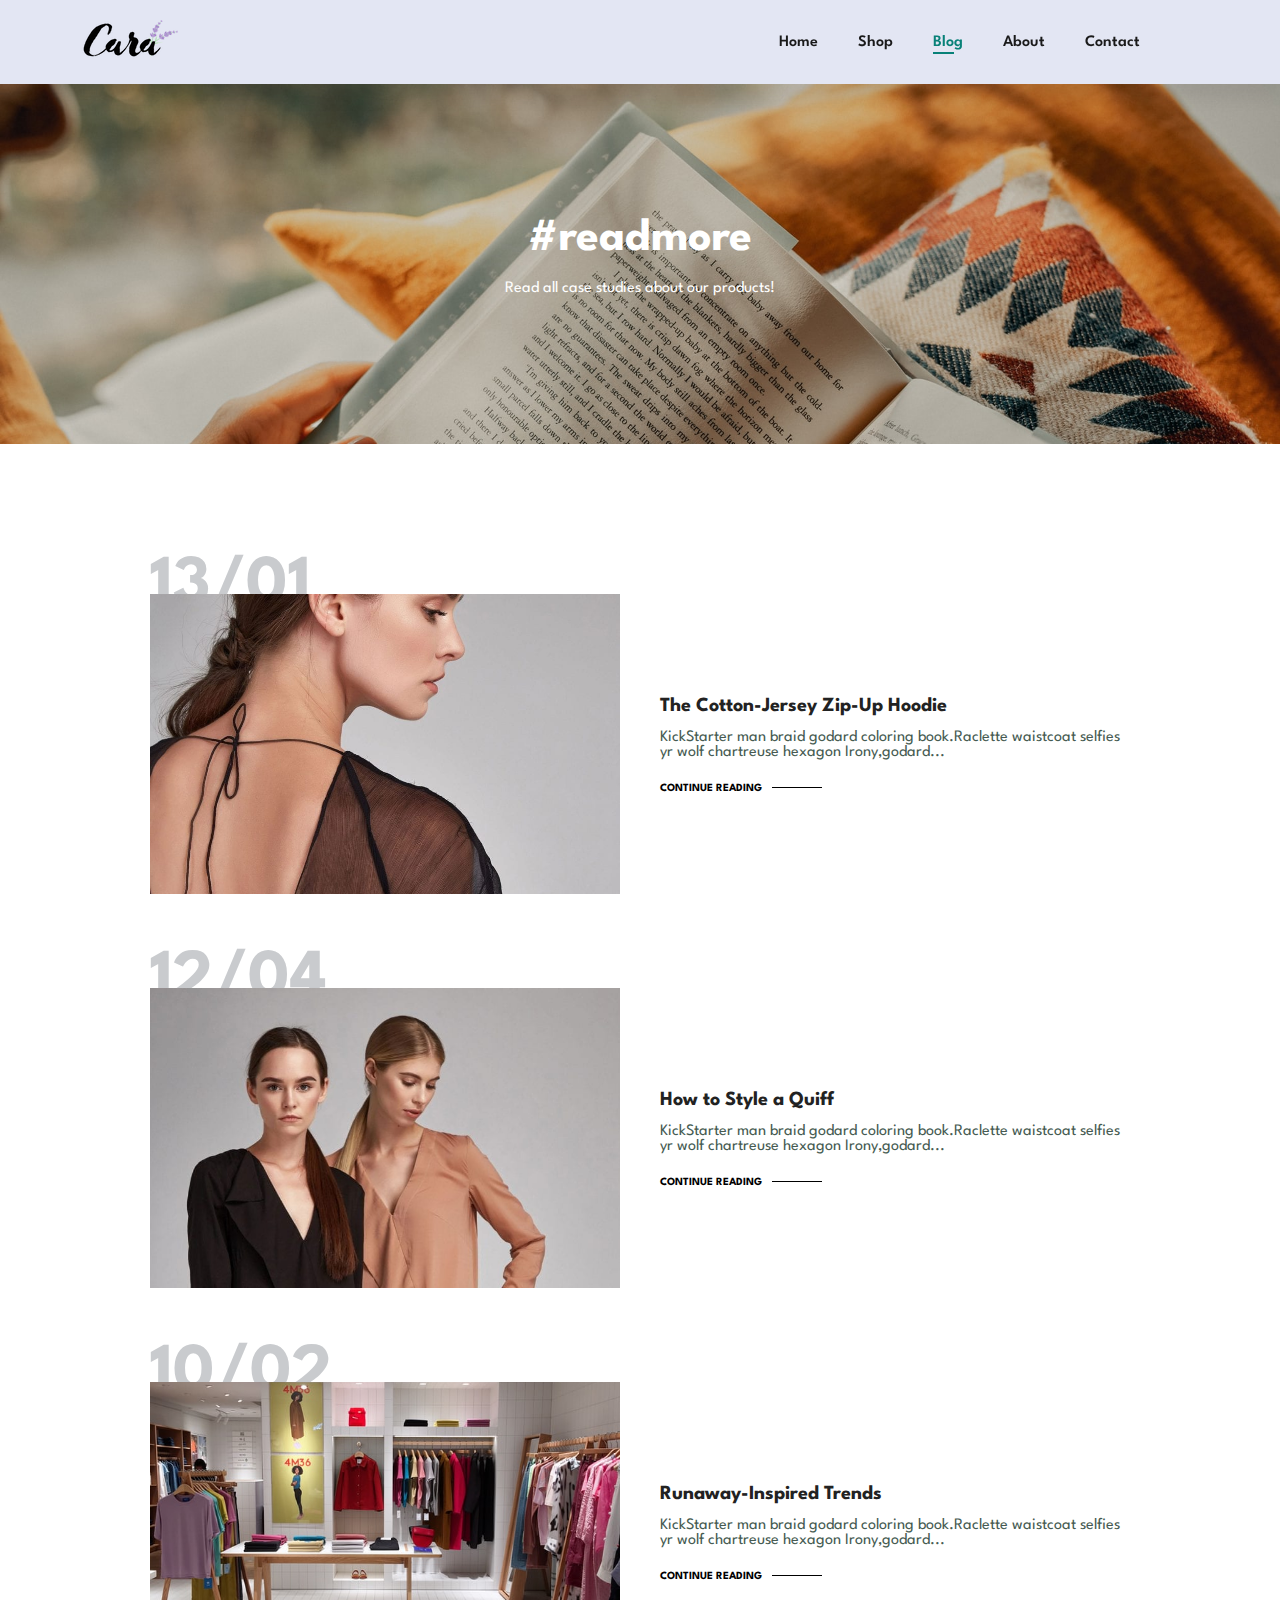
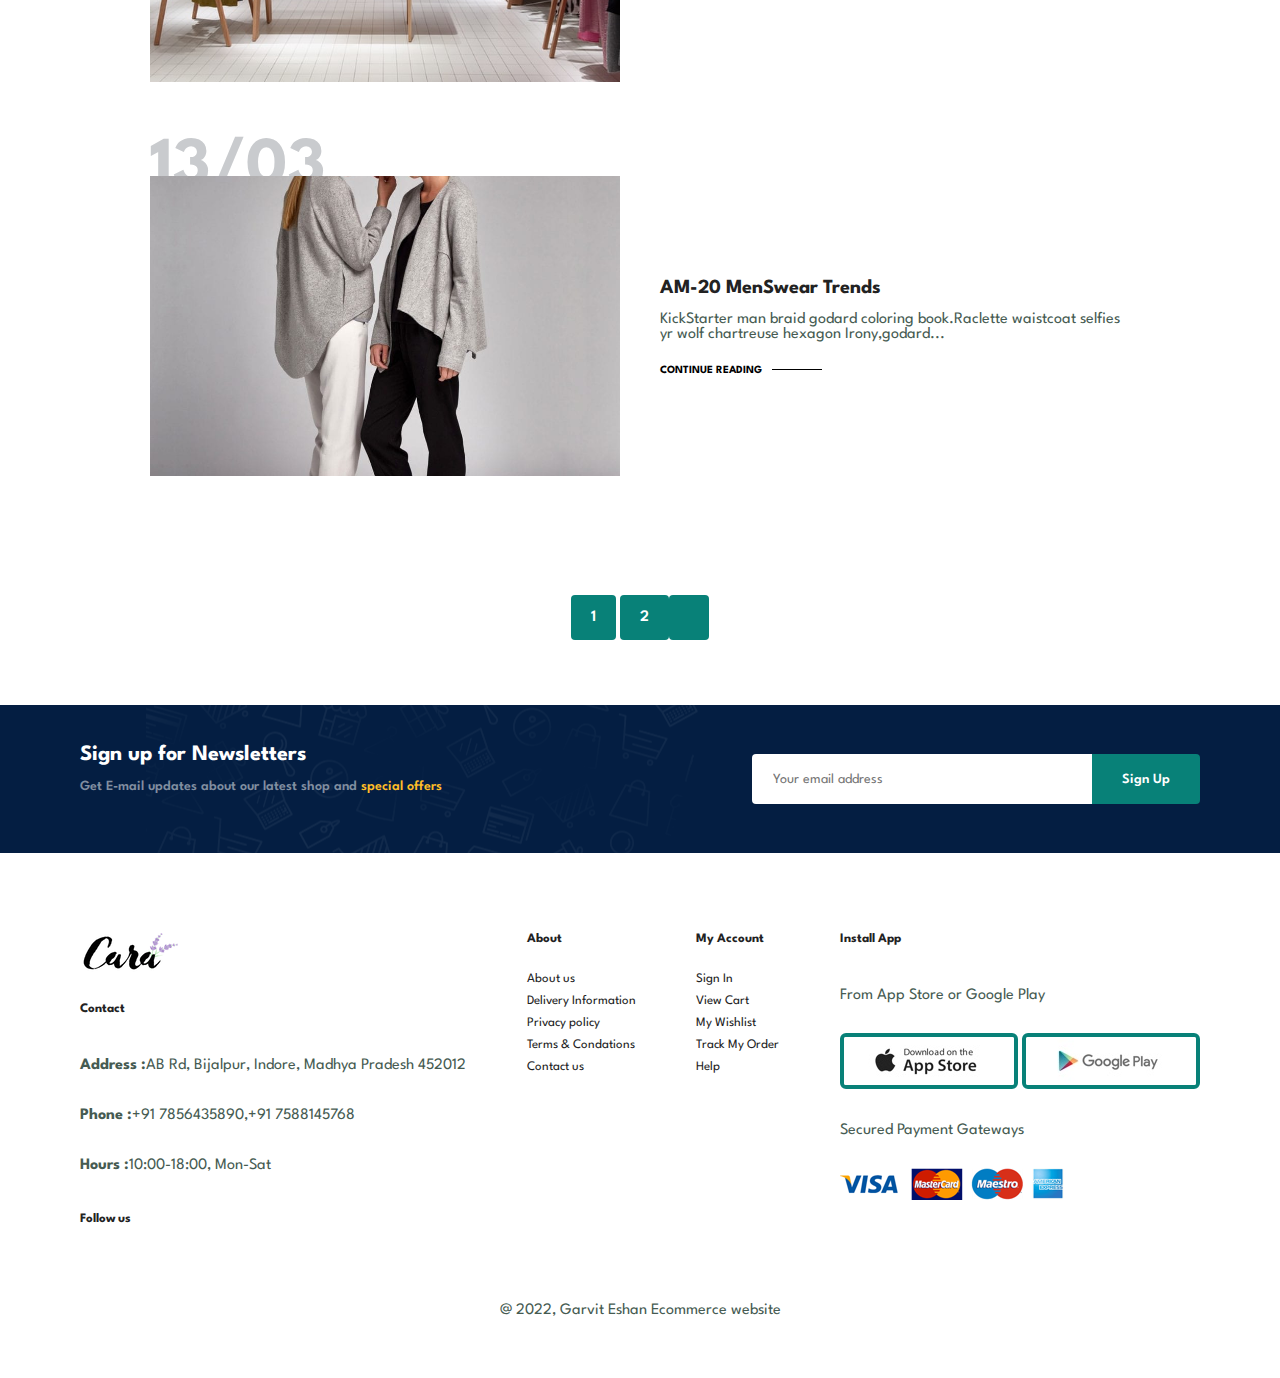
<file: blog.html>
<!DOCTYPE html>
<html lang="en">
<head>
    <meta charset="UTF-8">
    <meta http-equiv="X-UA-Compatible" content="IE=edge">
    <meta name="viewport" content="width=device-width, initial-scale=1.0">
    <title>Cara.com</title>
    <link rel="stylesheet" href="style.css">
    <link rel="stylesheet" href="https://use.fontawesome.com/releases/v5.6.3/css/all.css"
        integrity="sha384-UHRtZLI+pbxtHCWp1t77Bi1L4ZtiqrqD80Kn4Z8NTSRyMA2Fd33n5dQ8lWUE00s/" crossorigin="anonymous">
</head>
<body>
    <section id="header">
        <a href="#"><img src="img/logo.png" class="logo" alt=""></a>
    
        <div>
            <ul id="navbar">
                <li><a href="index.html" >Home</a></li>
                <li><a href="shop.html"> Shop</a></li>
                <li><a href="blog.html" class="active">Blog</a></li>
                <li><a href="about.html">About</a></li>
                <li><a href="contact.html">Contact</a></li>
                <li id="lg-bag"><a href="cart.html"><i class="fas fa-shopping-bag"></i></a></li>
                <a href="#" id="close"><i class="fas fa-times"></i></a>
    
            </ul>
        </div>
        </section>

        <section id="page-header" class="blog-header">   
            <h2>#readmore</h2>
            <p>Read all case studies about our products! </p>          
        </section>
        
        <section id="blog">
            <div class="blog-box">
                <div class="blog-img">
                    <img src="img/blog/b1.jpg" alt="">
                </div>
                <div class="blog-details">
                    <h4>The Cotton-Jersey Zip-Up Hoodie</h4>
                    <p>KickStarter man braid godard coloring book.Raclette waistcoat selfies yr 
                        wolf chartreuse hexagon Irony,godard...</p>
                    <a href="#">CONTINUE READING</a>
                </div>
                <h1>13/01</h1>
            </div>
            <div class="blog-box">
                <div class="blog-img">
                    <img src="img/blog/b2.jpg" alt="">
                </div>
                <div class="blog-details">
                    <h4>How to Style a Quiff</h4>
                    <p>KickStarter man braid godard coloring book.Raclette waistcoat selfies yr 
                        wolf chartreuse hexagon Irony,godard...</p>
                    <a href="#">CONTINUE READING</a>
                </div>
                <h1>12/04</h1>
            </div>
            <div class="blog-box">
                <div class="blog-img">
                    <img src="img/blog/b3.jpg" alt="">
                </div>
                <div class="blog-details">
                    <h4>Runaway-Inspired Trends</h4>
                    <p>KickStarter man braid godard coloring book.Raclette waistcoat selfies yr 
                        wolf chartreuse hexagon Irony,godard...</p>
                    <a href="#">CONTINUE READING</a>
                </div>
                <h1>10/02</h1>
            </div>
            <div class="blog-box">
                <div class="blog-img">
                    <img src="img/blog/b4.jpg" alt="">
                </div>
                <div class="blog-details">
                    <h4>AM-20 MenSwear Trends</h4>
                    <p>KickStarter man braid godard coloring book.Raclette waistcoat selfies yr 
                        wolf chartreuse hexagon Irony,godard...</p>
                    <a href="#">CONTINUE READING</a>
                </div>
                <h1>13/03</h1>
            </div>
        </section>

        <section id="pagination" class="section-p1">
            <a href="#">1</a>
            <a href="#">2</a>
            <a href="#"><i class="fas fa-long-arrow-alt-right"></i></a>
        </section>

        <section id="newsletter" class="section-p1 section-m1">
            <div class="newstext">
                <h4>Sign up for Newsletters</h4>
                <p>Get E-mail updates about our latest shop and <span>special offers</span></p>
        
            </div>
            <div class="form">
                <input type="text" placeholder="Your email address">
                <button class="normal">Sign Up</button>
            </div>
        </section>
        
        <footer class="section-p1">
            <div class=" col">
                <img class="logo" src="img/logo.png" alt="">
                <h4>Contact
                </h4>
                <p><strong>Address :</strong>AB Rd, Bijalpur, Indore, Madhya Pradesh 452012</p>
                <p><strong>Phone :</strong>+91 7856435890,+91 7588145768</p>
                <p><strong>Hours :</strong>10:00-18:00, Mon-Sat</p>
                <div class="follow">
                    <h4>Follow us</h4>
                    <div class="icon">
                        <i class="fab fa-facebook-f"></i>
                        <i class="fab fa-twitter"></i>
                        <i class="fab fa-instagram"></i>
                        <i class="fab fa-pinterest-p"></i>
                        <i class="fab fa-youtube"></i>
                    </div>
                </div>
            </div>
        
        
            <div class="col">
                <h4>About</h4>
                <a href="#">About us</a>
                <a href="#">Delivery Information</a>
                <a href="#">Privacy policy</a>
                <a href="#">Terms & Condations</a>
                <a href="#">Contact us</a>
            </div>
        
            <div class="col">
                <h4>My Account</h4>
                <a href="#">Sign In</a>
                <a href="#">View Cart</a>
                <a href="#">My Wishlist</a>
                <a href="#">Track My Order</a>
                <a href="#">Help</a>
            </div>
        
            <div class="col install">
                <h4>Install App</h4>
                <p>From App Store or Google Play</p>
                <div class="row">
                    <img src="img/pay/app.jpg" alt="">
                    <img src="img/pay/play.jpg" alt="">
                </div>
                <p>Secured Payment Gateways</p>
                <img src="img/pay/pay.png" alt="">
        
            </div>
            <div class="copyright">
                <p>@ 2022, Garvit Eshan Ecommerce website </p>
            </div>
        
        
        </footer>
        <script src="script.js"></script>
</body>
</html>
</file>
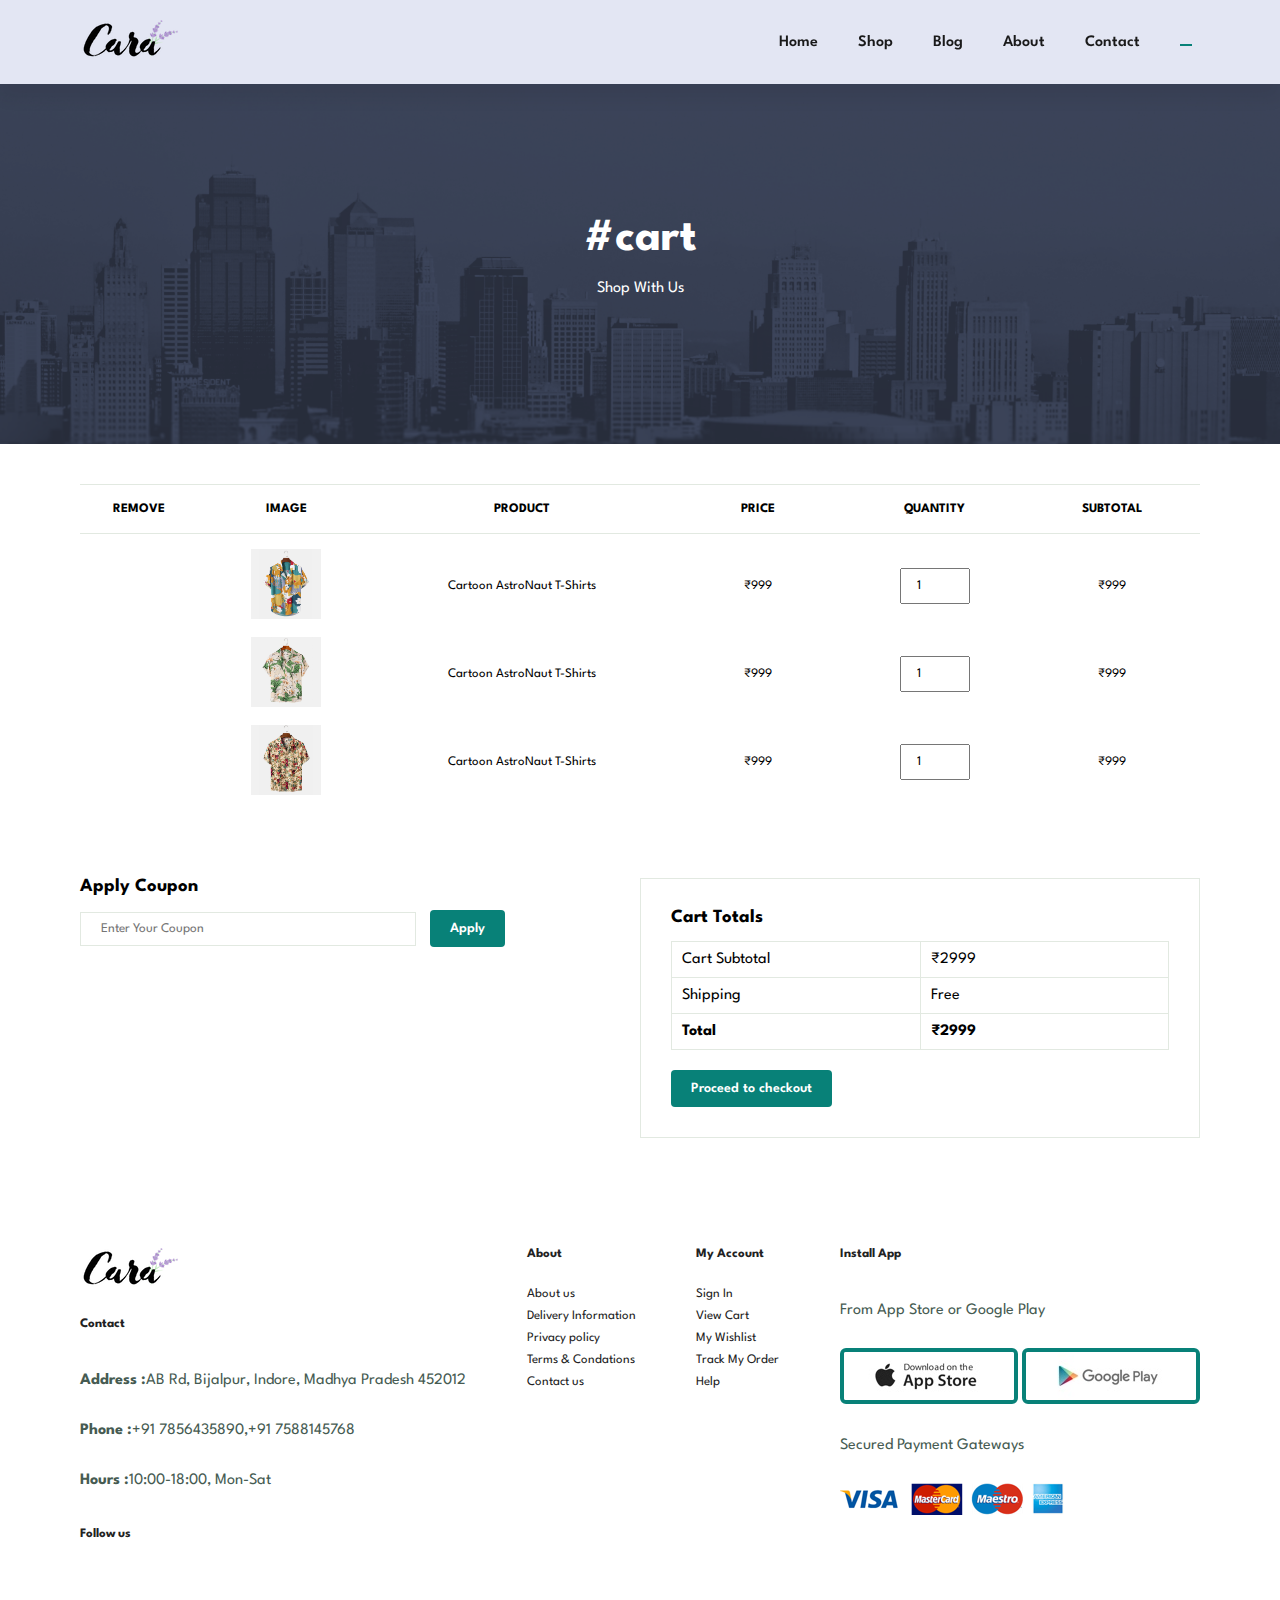
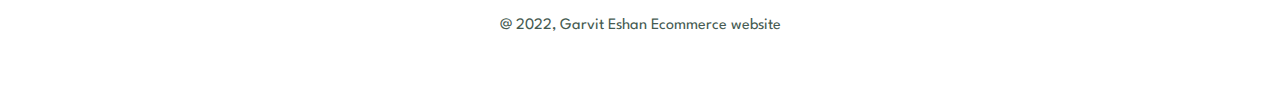
<file: cart.html>
<!DOCTYPE html>
<html lang="en">

<head>
    <meta charset="UTF-8">
    <meta http-equiv="X-UA-Compatible" content="IE=edge">
    <meta name="viewport" content="width=device-width, initial-scale=1.0">
    <title>Cara.com</title>
    <link rel="stylesheet" href="style.css">
    <link rel="stylesheet" href="https://use.fontawesome.com/releases/v5.6.3/css/all.css"
        integrity="sha384-UHRtZLI+pbxtHCWp1t77Bi1L4ZtiqrqD80Kn4Z8NTSRyMA2Fd33n5dQ8lWUE00s/" crossorigin="anonymous">
</head>

<body>
    <section id="header">
        <a href="#"><img src="img/logo.png" class="logo" alt=""></a>

        <div>
            <ul id="navbar">
                <li><a href="index.html">Home</a></li>
                <li><a href="shop.html"> Shop</a></li>
                <li><a href="blog.html">Blog</a></li>
                <li><a href="about.html" >About</a></li>
                <li><a href="contact.html" >Contact</a></li>
                <li id="lg-bag"><a href="cart.html" class="active"><i class="fas fa-shopping-bag"></i></a></li>
                <a href="#" id="close"><i class="fas fa-times"></i></a>

            </ul>
        </div>
    </section>

    <section id="page-header" class="about-header">
        <h2>#cart</h2>
        <p>Shop With Us </p>
    </section>

    <section id="cart" class="section-p1">
        <table width="100%">
            <thead>
                <tr>
                    <td>Remove</td>
                    <td>Image</td>
                    <td>Product</td>
                    <td>Price</td>
                    <td>Quantity</td>
                    <td>Subtotal</td>
                </tr>
            </thead>
            <tbody>
                <tr>
                    <td><a href="#"><i class="far fa-times-circle"></i></a></td>
                    <td><img src="img/products/f1.jpg" alt=""></td>
                    <td>Cartoon AstroNaut T-Shirts</td>
                    <td>&#8377;999</td>
                    <td><input type="number" value="1"></td>
                    <td>&#8377;999</td>
                </tr>
                <tr>
                    <td><a href="#"><i class="far fa-times-circle"></i></a></td>
                    <td><img src="img/products/f2.jpg" alt=""></td>
                    <td>Cartoon AstroNaut T-Shirts</td>
                    <td>&#8377;999</td>
                    <td><input type="number" value="1"></td>
                    <td>&#8377;999</td>
                </tr>
                <tr>
                    <td><a href="#"><i class="far fa-times-circle"></i></a></td>
                    <td><img src="img/products/f3.jpg" alt=""></td>
                    <td>Cartoon AstroNaut T-Shirts</td>
                    <td>&#8377;999</td>
                    <td><input type="number" value="1"></td>
                    <td>&#8377;999</td>
                </tr>
            </tbody>
        </table>
    </section>

    <section id="cart-add" class="section-p1">
        <div id="coupon">
            <h3>Apply Coupon</h3>
            <div>
                <input type="text" placeholder="Enter Your Coupon">
                <button class="normal">Apply</button>
            </div>
        </div>
        
        <div id="subtotal">
            <h3>Cart Totals</h3>
            <table>
                <tr>
                    <td>Cart Subtotal</td>
                    <td>&#8377;2999</td>
                </tr>
                <tr>
                    <td>Shipping</td>
                    <td>Free</td>
                </tr>
                <tr>
                    <td><strong>Total</strong></td>
                    <td><strong>&#8377;2999</strong></td>
                </tr>
            </table>
            <button class="normal">Proceed to checkout</button>
        </div>
    </section>

    <footer class="section-p1">
        <div class=" col">
            <img class="logo" src="img/logo.png" alt="">
            <h4>Contact
            </h4>
            <p><strong>Address :</strong>AB Rd, Bijalpur, Indore, Madhya Pradesh 452012</p>
            <p><strong>Phone :</strong>+91 7856435890,+91 7588145768</p>
            <p><strong>Hours :</strong>10:00-18:00, Mon-Sat</p>
            <div class="follow">
                <h4>Follow us</h4>
                <div class="icon">
                    <i class="fab fa-facebook-f"></i>
                    <i class="fab fa-twitter"></i>
                    <i class="fab fa-instagram"></i>
                    <i class="fab fa-pinterest-p"></i>
                    <i class="fab fa-youtube"></i>
                </div>
            </div>
        </div>


        <div class="col">
            <h4>About</h4>
            <a href="#">About us</a>
            <a href="#">Delivery Information</a>
            <a href="#">Privacy policy</a>
            <a href="#">Terms & Condations</a>
            <a href="#">Contact us</a>
        </div>

        <div class="col">
            <h4>My Account</h4>
            <a href="#">Sign In</a>
            <a href="#">View Cart</a>
            <a href="#">My Wishlist</a>
            <a href="#">Track My Order</a>
            <a href="#">Help</a>
        </div>

        <div class="col install">
            <h4>Install App</h4>
            <p>From App Store or Google Play</p>
            <div class="row">
                <img src="img/pay/app.jpg" alt="">
                <img src="img/pay/play.jpg" alt="">
            </div>
            <p>Secured Payment Gateways</p>
            <img src="img/pay/pay.png" alt="">

        </div>
        <div class="copyright">
            <p>@ 2022, Garvit Eshan Ecommerce website </p>
        </div>


    </footer>
    <script src="script.js"></script>
</body>

</html>
</file>
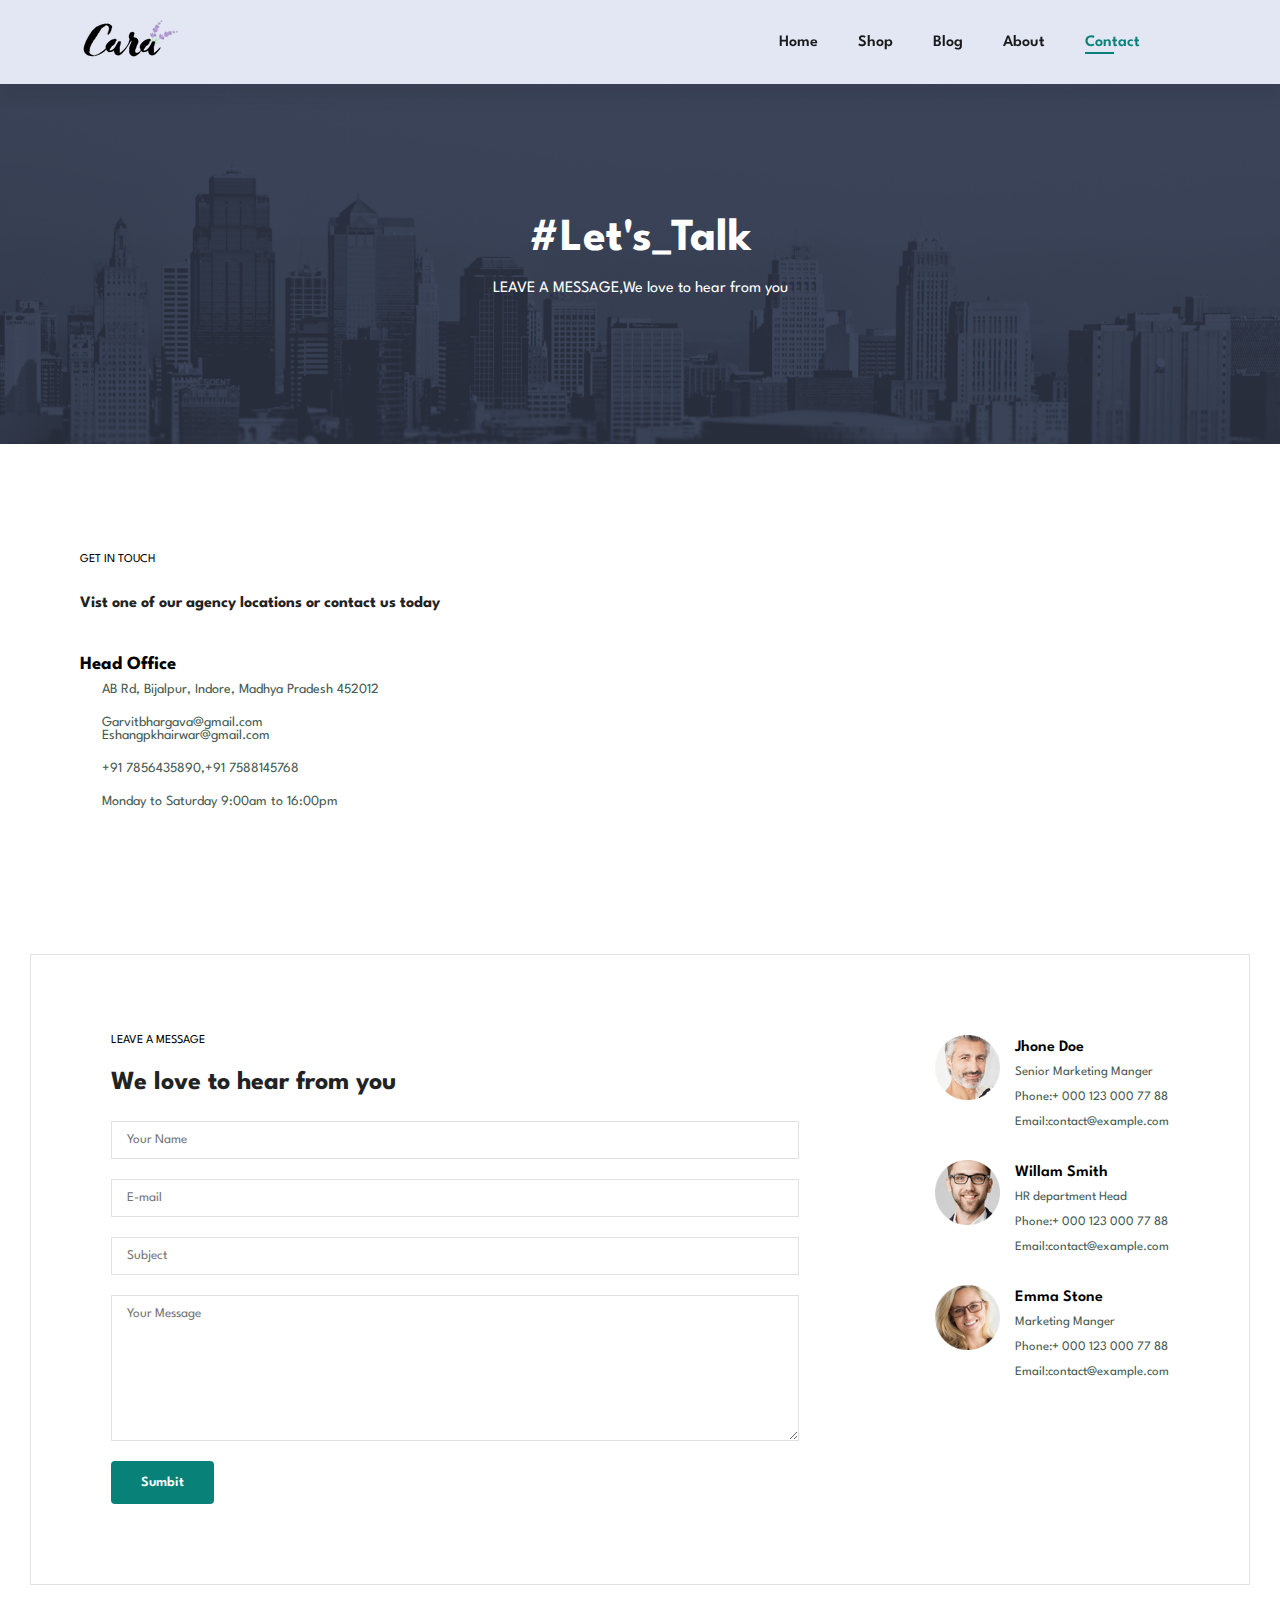
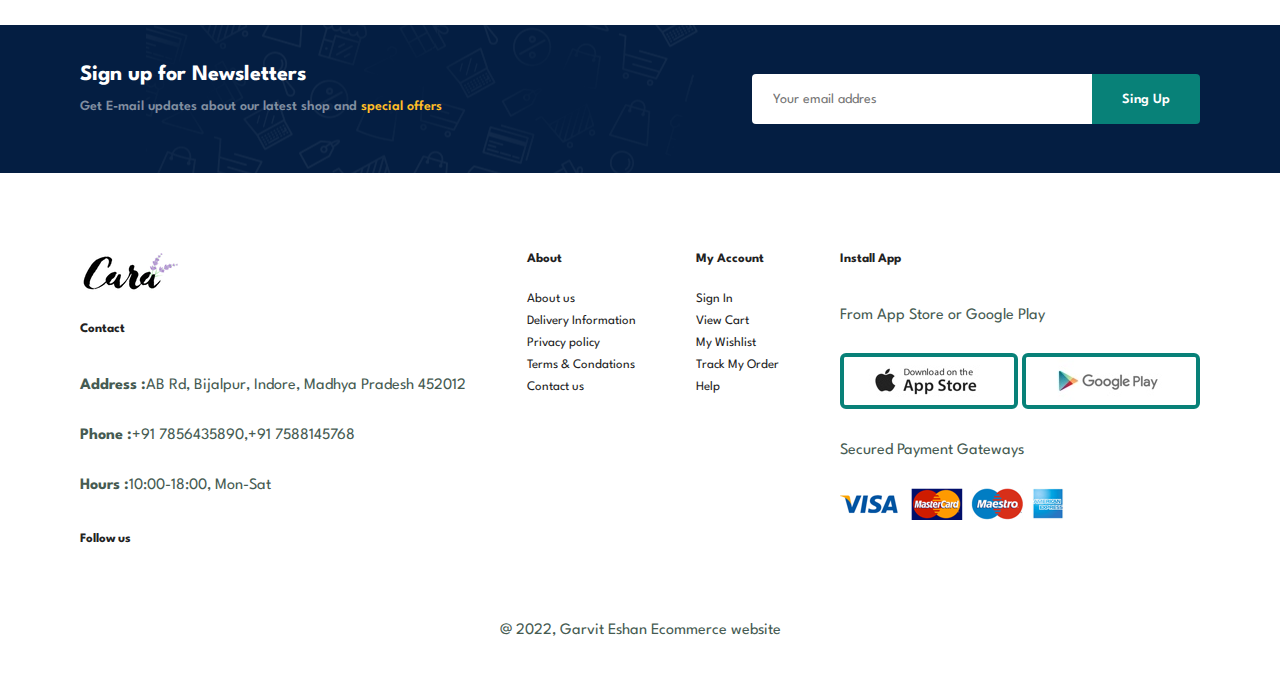
<file: contact.html>
<!DOCTYPE html>
<html lang="en">

<head>
    <meta charset="UTF-8">
    <meta http-equiv="X-UA-Compatible" content="IE=edge">
    <meta name="viewport" content="width=device-width, initial-scale=1.0">
    <title>Cara.com</title>
    <link rel="stylesheet" href="style.css">
    <link rel="stylesheet" href="https://use.fontawesome.com/releases/v5.6.3/css/all.css"
        integrity="sha384-UHRtZLI+pbxtHCWp1t77Bi1L4ZtiqrqD80Kn4Z8NTSRyMA2Fd33n5dQ8lWUE00s/" crossorigin="anonymous">
</head>

<body>
    <section id="header">
        <a href="#"><img src="img/logo.png" class="logo" alt=""></a>

        <div>
            <ul id="navbar">
                <li><a href="index.html">Home</a></li>
                <li><a href="shop.html"> Shop</a></li>
                <li><a href="blog.html">Blog</a></li>
                <li><a href="about.html" >About</a></li>
                <li><a href="contact.html" class="active">Contact</a></li>
                <li id="lg-bag"><a href="cart.html"><i class="fas fa-shopping-bag"></i></a></li>
                <a href="#" id="close"><i class="fas fa-times"></i></a>

            </ul>
        </div>
    </section>

    <section id="page-header" class="about-header">
        <h2>#Let's_Talk</h2>
        <p>LEAVE A MESSAGE,We love to hear from you </p>
    </section>
    <section id="contact-details" class="section-p1">
     <div class="details">
         <span>GET IN TOUCH</span>
         <h2>Vist one of our agency locations or contact us today</h2>
         <h3>Head Office</h3>
         <div>
             <li>
                 <i class="fas fa-map"></i>
                 <p>AB Rd, Bijalpur, Indore, Madhya Pradesh 452012</p>
             </li>
            <li>
                <i class="fas fa-envelope"></i>
                <p>Garvitbhargava@gmail.com<br>
                Eshangpkhairwar@gmail.com</p>
            </li>
            <li>
                <i class="fa fa-phone"></i>
                <p>+91 7856435890,+91 7588145768</p>
            </li>
            <li>
                <i class="fas fa-clock"></i>
                <p>Monday to Saturday 9:00am to 16:00pm </p>
            </li>
         </div>

     </div>
     <div class="map">
        <iframe src="https://www.google.com/maps/embed?pb=!1m18!1m12!1m3!1d29458.30002455825!2d75.8008520098758!3d22.6430668572466!2m3!1f0!2f0!3f0!3m2!1i1024!2i768!4f13.1!3m3!1m2!1s0x3962fd2850d7a9c7%3A0x193ddde583795554!2sSchool%20Of%20Computers%2C%20Ips%20Academy!5e0!3m2!1sen!2sin!4v1650458818199!5m2!1sen!2sin" width="600" height="450" style="border:0;" 
        allowfullscreen="" loading="lazy" referrerpolicy="no-referrer-when-downgrade"></iframe>
     </div>
    </section>

<section id="form-details">
    <form action="">
        <span>LEAVE A MESSAGE</span>
        <h2>We love to hear from you</h2>
        <input type="text" placeholder="Your Name">
        <input type="text" placeholder="E-mail">
        <input type="text" placeholder="Subject">
        <textarea name="" id="" cols="30" rows="10" placeholder="Your Message"></textarea>
        <button class="normal">Sumbit</button>
    </form>
    <div class="people">
        <div>
            <img src="img/people/1.png" alt="">
            <p><span>Jhone Doe</span> Senior Marketing Manger<br> Phone:+ 000 123 000 77 88
            <br> Email:contact@example.com</p>
        </div>
        <div>
            <img src="img/people/2.png" alt="">
            <p><span>Willam Smith</span> HR department Head<br> Phone:+ 000 123 000 77 88
                <br> Email:contact@example.com
            </p>
        </div>
        <div>
            <img src="img/people/3.png" alt="">
            <p><span>Emma Stone</span> Marketing Manger<br> Phone:+ 000 123 000 77 88
                <br> Email:contact@example.com
            </p>
        </div>
    </div>
</section>
   

    <section id="newsletter" class="section-p1 section-m1">
        <div class="newstext">
            <h4>Sign up for Newsletters</h4>
            <p>Get E-mail updates about our latest shop and <span>special offers</span></p>

        </div>
        <div class="form">
            <input type="text" placeholder="Your email addres">
            <button class="normal">Sing Up</button>
        </div>
    </section>


    <footer class="section-p1">
        <div class=" col">
            <img class="logo" src="img/logo.png" alt="">
            <h4>Contact
            </h4>
            <p><strong>Address :</strong>AB Rd, Bijalpur, Indore, Madhya Pradesh 452012</p>
            <p><strong>Phone :</strong>+91 7856435890,+91 7588145768</p>
            <p><strong>Hours :</strong>10:00-18:00, Mon-Sat</p>
            <div class="follow">
                <h4>Follow us</h4>
                <div class="icon">
                    <i class="fab fa-facebook-f"></i>
                    <i class="fab fa-twitter"></i>
                    <i class="fab fa-instagram"></i>
                    <i class="fab fa-pinterest-p"></i>
                    <i class="fab fa-youtube"></i>
                </div>
            </div>
        </div>


        <div class="col">
            <h4>About</h4>
            <a href="#">About us</a>
            <a href="#">Delivery Information</a>
            <a href="#">Privacy policy</a>
            <a href="#">Terms & Condations</a>
            <a href="#">Contact us</a>
        </div>

        <div class="col">
            <h4>My Account</h4>
            <a href="#">Sign In</a>
            <a href="#">View Cart</a>
            <a href="#">My Wishlist</a>
            <a href="#">Track My Order</a>
            <a href="#">Help</a>
        </div>

        <div class="col install">
            <h4>Install App</h4>
            <p>From App Store or Google Play</p>
            <div class="row">
                <img src="img/pay/app.jpg" alt="">
                <img src="img/pay/play.jpg" alt="">
            </div>
            <p>Secured Payment Gateways</p>
            <img src="img/pay/pay.png" alt="">

        </div>
        <div class="copyright">
            <p>@ 2022, Garvit Eshan Ecommerce website </p>
        </div>


    </footer>
    <script src="script.js"></script>
</body>

</html>
</file>
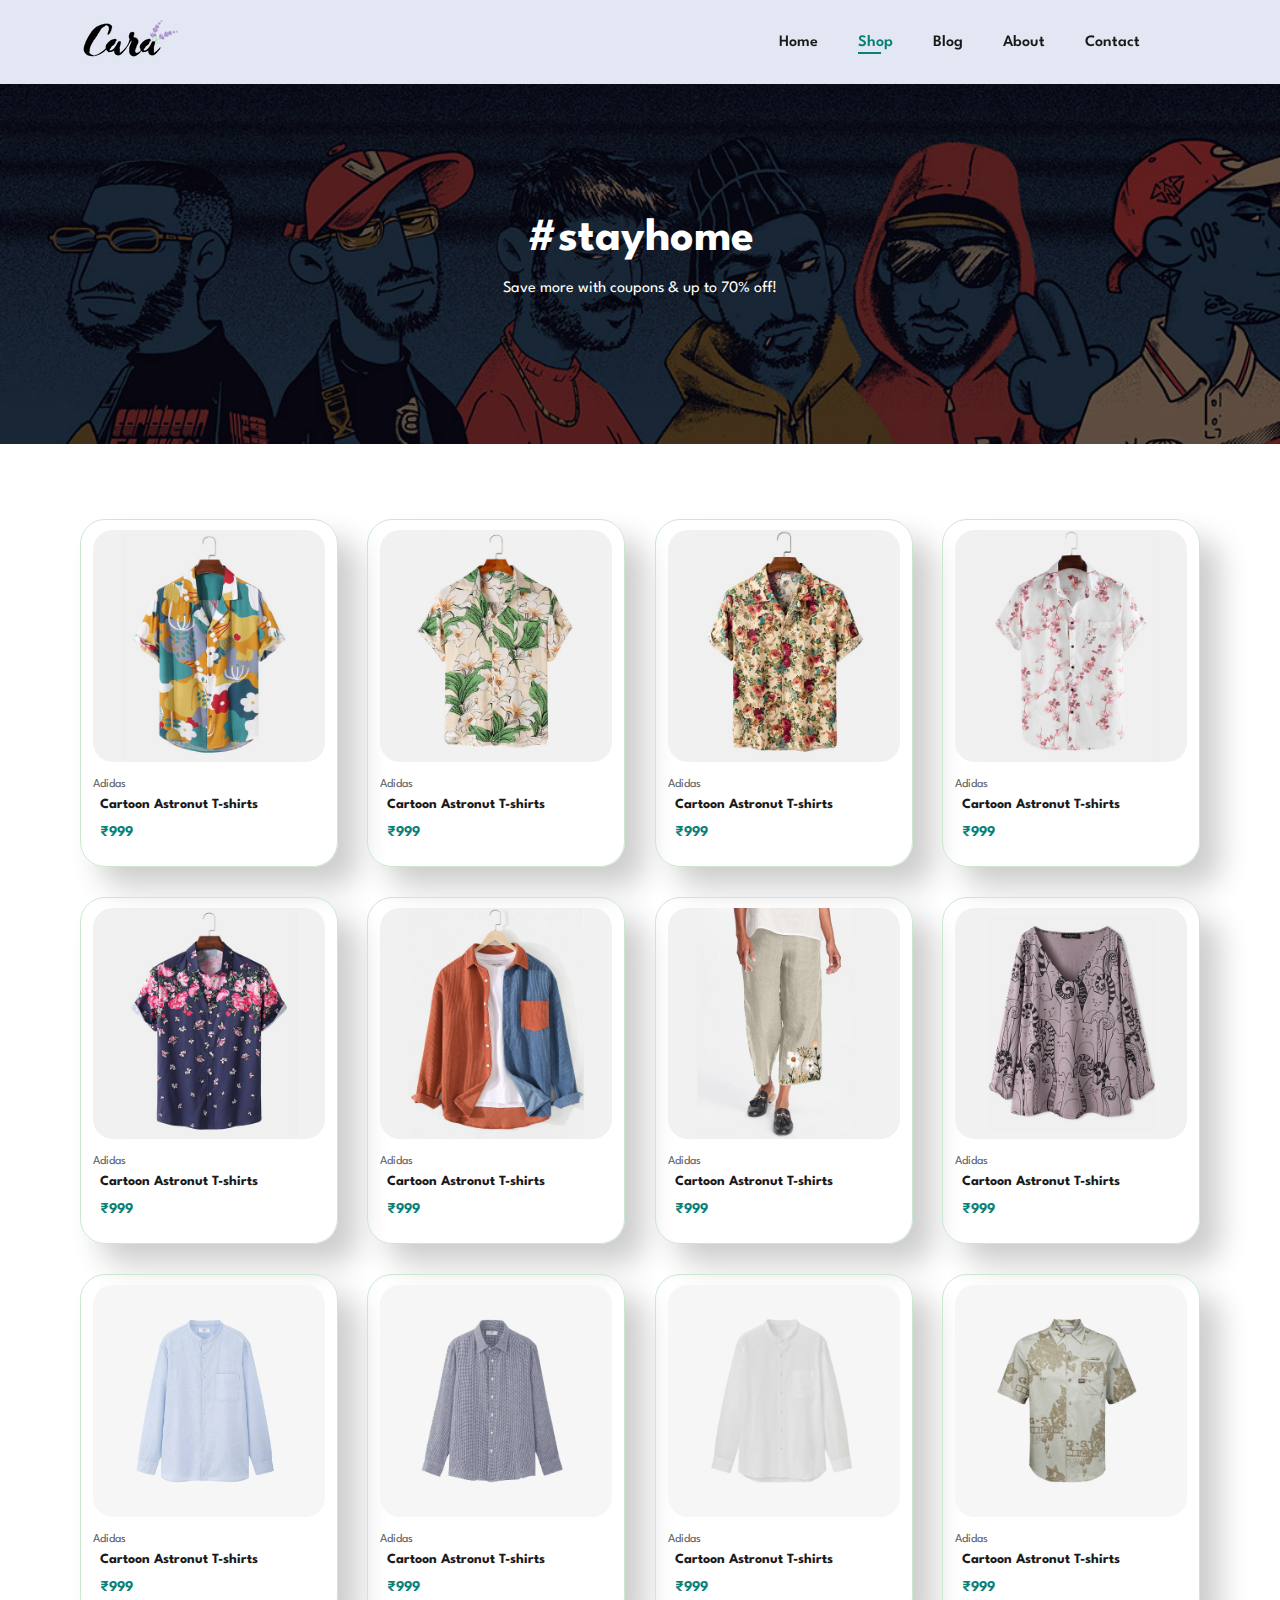
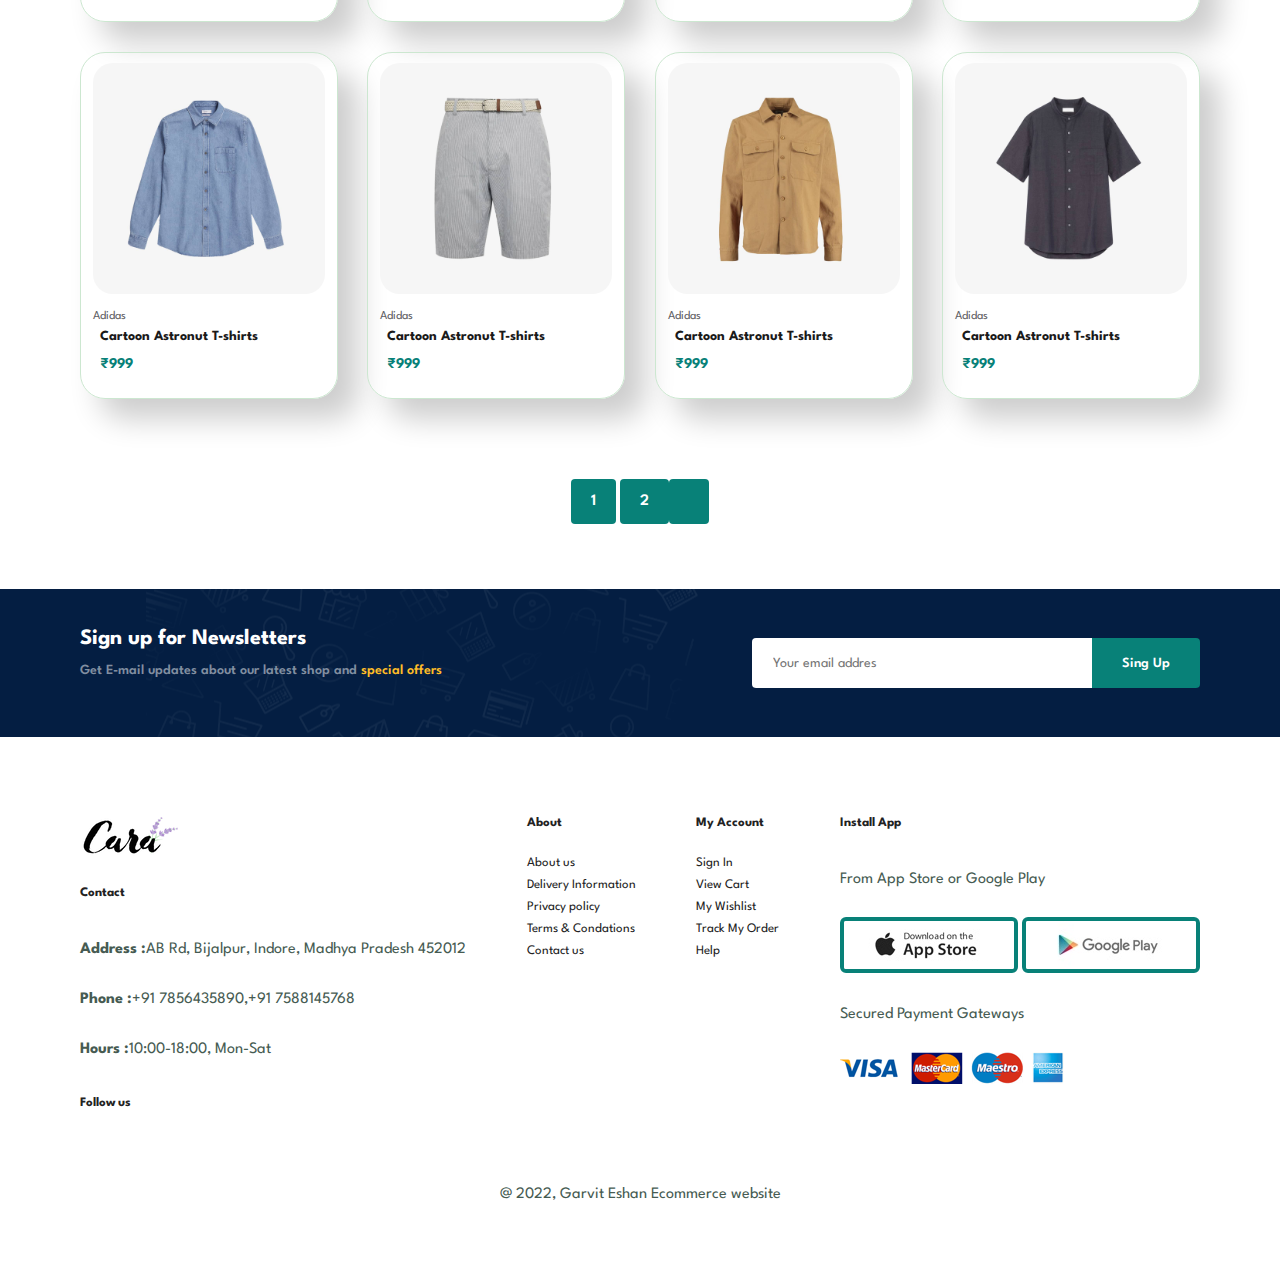
<file: shop.html>
<!DOCTYPE html>
<html lang="en">
<head>
    <meta charset="UTF-8">
    <meta http-equiv="X-UA-Compatible" content="IE=edge">
    <meta name="viewport" content="width=device-width, initial-scale=1.0">
    <title>Cara.com</title>
    <link rel="stylesheet" href="style.css">
    <link rel="stylesheet" href="https://use.fontawesome.com/releases/v5.6.3/css/all.css"
        integrity="sha384-UHRtZLI+pbxtHCWp1t77Bi1L4ZtiqrqD80Kn4Z8NTSRyMA2Fd33n5dQ8lWUE00s/" crossorigin="anonymous">
</head>
<body>
    <section id="header">
        <a href="#"><img src="img/logo.png" class="logo" alt=""></a>
    
        <div>
            <ul id="navbar">
                <li><a href="index.html" >Home</a></li>
                <li><a href="shop.html" class="active"> Shop</a></li>
                <li><a href="blog.html">Blog</a></li>
                <li><a href="about.html">About</a></li>
                <li><a href="contact.html">Contact</a></li>
                <li id="lg-bag"><a href="cart.html"><i class="fas fa-shopping-bag"></i></a></li>
                <a href="#" id="close"><i class="fas fa-times"></i></a>
    
            </ul>
        </div>
        </section>
        <section id="page-header">   
            <h2>#stayhome</h2>
            <p>Save more with coupons & up to 70% off! </p>          
        </section>
        <section id="product-1" class="section-p1">
           
            <div class="pro-container">
                <div class="pro" onclick="window.location.href='sproduct.html'">
                    <img src="img/products/f1.jpg" alt="">
                    <div class="des">
                        <span>Adidas</span>
                        <h5>Cartoon Astronut T-shirts</h5>
                        <div class="star">
                            <i class="fas fa-star"></i>
                            <i class="fas fa-star"></i>
                            <i class="fas fa-star"></i>
                            <i class="fas fa-star"></i>
                            <i class="fas fa-star"></i>
                        </div>
                        <h4>&#8377;999</h4>
                    </div>
                    <a href="#"><i class="fas fa-shopping-cart cart"></i>
                    </a>
                </div>
                <div class="pro" onclick="window.location.href='sproduct.html'">
                    <img src="img/products/f2.jpg" alt="">
                    <div class="des">
                        <span>Adidas</span>
                        <h5>Cartoon Astronut T-shirts</h5>
                        <div class="star">
                            <i class="fas fa-star"></i>
                            <i class="fas fa-star"></i>
                            <i class="fas fa-star"></i>
                            <i class="fas fa-star"></i>
                            <i class="fas fa-star"></i>
                        </div>
                        <h4>&#8377;999</h4>
                    </div>
                    <a href="#"><i class="fas fa-shopping-cart cart"></i>
                    </a>
                </div>
                <div class="pro" onclick="window.location.href='sproduct.html'">
                    <img src="img/products/f3.jpg" alt="">
                    <div class="des">
                        <span>Adidas</span>
                        <h5>Cartoon Astronut T-shirts</h5>
                        <div class="star">
                            <i class="fas fa-star"></i>
                            <i class="fas fa-star"></i>
                            <i class="fas fa-star"></i>
                            <i class="fas fa-star"></i>
                            <i class="fas fa-star"></i>
                        </div>
                        <h4>&#8377;999</h4>
                    </div>
                    <a href="#"><i class="fas fa-shopping-cart cart"></i>
                    </a>
                </div>
                <div class="pro" onclick="window.location.href='sproduct.html'">
                    <img src="img/products/f4.jpg" alt="">
                    <div class="des">
                        <span>Adidas</span>
                        <h5>Cartoon Astronut T-shirts</h5>
                        <div class="star">
                            <i class="fas fa-star"></i>
                            <i class="fas fa-star"></i>
                            <i class="fas fa-star"></i>
                            <i class="fas fa-star"></i>
                            <i class="fas fa-star"></i>
                        </div>
                        <h4>&#8377;999</h4>
                    </div>
                    <a href="#"><i class="fas fa-shopping-cart cart"></i>
                    </a>
                </div>
                <div class="pro" onclick="window.location.href='sproduct.html'">
                    <img src="img/products/f5.jpg" alt="">
                    <div class="des">
                        <span>Adidas</span>
                        <h5>Cartoon Astronut T-shirts</h5>
                        <div class="star">
                            <i class="fas fa-star"></i>
                            <i class="fas fa-star"></i>
                            <i class="fas fa-star"></i>
                            <i class="fas fa-star"></i>
                            <i class="fas fa-star"></i>
                        </div>
                        <h4>&#8377;999</h4>
                    </div>
                    <a href="#"><i class="fas fa-shopping-cart cart"></i>
                    </a>
                </div>
                <div class="pro" onclick="window.location.href='sproduct.html'">
                    <img src="img/products/f6.jpg" alt="">
                    <div class="des">
                        <span>Adidas</span>
                        <h5>Cartoon Astronut T-shirts</h5>
                        <div class="star">
                            <i class="fas fa-star"></i>
                            <i class="fas fa-star"></i>
                            <i class="fas fa-star"></i>
                            <i class="fas fa-star"></i>
                            <i class="fas fa-star"></i>
                        </div>
                        <h4>&#8377;999</h4>
                    </div>
                    <a href="#"><i class="fas fa-shopping-cart cart"></i>
                    </a>
                </div>
                <div class="pro" onclick="window.location.href='sproduct.html'">
                    <img src="img/products/f7.jpg" alt="">
                    <div class="des">
                        <span>Adidas</span>
                        <h5>Cartoon Astronut T-shirts</h5>
                        <div class="star">
                            <i class="fas fa-star"></i>
                            <i class="fas fa-star"></i>
                            <i class="fas fa-star"></i>
                            <i class="fas fa-star"></i>
                            <i class="fas fa-star"></i>
                        </div>
                        <h4>&#8377;999</h4>
                    </div>
                    <a href="#"><i class="fas fa-shopping-cart cart"></i>
                    </a>
                </div>
                <div class="pro" onclick="window.location.href='sproduct.html'">
                    <img src="img/products/f8.jpg" alt="">
                    <div class="des">
                        <span>Adidas</span>
                        <h5>Cartoon Astronut T-shirts</h5>
                        <div class="star">
                            <i class="fas fa-star"></i>
                            <i class="fas fa-star"></i>
                            <i class="fas fa-star"></i>
                            <i class="fas fa-star"></i>
                            <i class="fas fa-star"></i>
                        </div>
                        <h4>&#8377;999</h4>
                    </div>
                    <a href="#"><i class="fas fa-shopping-cart cart"></i>
                    </a>
                </div>
          
                <div class="pro" onclick="window.location.href='sproduct.html'">
                    <img src="img/products/n1.jpg" alt="">
                    <div class="des">
                        <span>Adidas</span>
                        <h5>Cartoon Astronut T-shirts</h5>
                        <div class="star">
                            <i class="fas fa-star"></i>
                            <i class="fas fa-star"></i>
                            <i class="fas fa-star"></i>
                            <i class="fas fa-star"></i>
                            <i class="fas fa-star"></i>
                        </div>
                        <h4>&#8377;999</h4>
                    </div>
                    <a href="#"><i class="fas fa-shopping-cart cart"></i>
                    </a>
                </div>
                <div class="pro" onclick="window.location.href='sproduct.html'">
                    <img src="img/products/n2.jpg" alt="">
                    <div class="des">
                        <span>Adidas</span>
                        <h5>Cartoon Astronut T-shirts</h5>
                        <div class="star">
                            <i class="fas fa-star"></i>
                            <i class="fas fa-star"></i>
                            <i class="fas fa-star"></i>
                            <i class="fas fa-star"></i>
                            <i class="fas fa-star"></i>
                        </div>
                        <h4>&#8377;999</h4>
                    </div>
                    <a href="#"><i class="fas fa-shopping-cart cart"></i>
                    </a>
                </div>
                <div class="pro" onclick="window.location.href='sproduct.html'">
                    <img src="img/products/n3.jpg" alt="">
                    <div class="des">
                        <span>Adidas</span>
                        <h5>Cartoon Astronut T-shirts</h5>
                        <div class="star">
                            <i class="fas fa-star"></i>
                            <i class="fas fa-star"></i>
                            <i class="fas fa-star"></i>
                            <i class="fas fa-star"></i>
                            <i class="fas fa-star"></i>
                        </div>
                        <h4>&#8377;999</h4>
                    </div>
                    <a href="#"><i class="fas fa-shopping-cart cart"></i>
                    </a>
                </div>
                <div class="pro" onclick="window.location.href='sproduct.html'">
                    <img src="img/products/n4.jpg" alt="">
                    <div class="des">
                        <span>Adidas</span>
                        <h5>Cartoon Astronut T-shirts</h5>
                        <div class="star">
                            <i class="fas fa-star"></i>
                            <i class="fas fa-star"></i>
                            <i class="fas fa-star"></i>
                            <i class="fas fa-star"></i>
                            <i class="fas fa-star"></i>
                        </div>
                        <h4>&#8377;999</h4>
                    </div>
                    <a href="#"><i class="fas fa-shopping-cart cart"></i>
                    </a>
                </div>
                <div class="pro" onclick="window.location.href='sproduct.html'">
                    <img src="img/products/n5.jpg" alt="">
                    <div class="des">
                        <span>Adidas</span>
                        <h5>Cartoon Astronut T-shirts</h5>
                        <div class="star">
                            <i class="fas fa-star"></i>
                            <i class="fas fa-star"></i>
                            <i class="fas fa-star"></i>
                            <i class="fas fa-star"></i>
                            <i class="fas fa-star"></i>
                        </div>
                        <h4>&#8377;999</h4>
                    </div>
                    <a href="#"><i class="fas fa-shopping-cart cart"></i>
                    </a>
                </div>
                <div class="pro" onclick="window.location.href='sproduct.html'">
                    <img src="img/products/n6.jpg" alt="">
                    <div class="des">
                        <span>Adidas</span>
                        <h5>Cartoon Astronut T-shirts</h5>
                        <div class="star">
                            <i class="fas fa-star"></i>
                            <i class="fas fa-star"></i>
                            <i class="fas fa-star"></i>
                            <i class="fas fa-star"></i>
                            <i class="fas fa-star"></i>
                        </div>
                        <h4>&#8377;999</h4>
                    </div>
                    <a href="#"><i class="fas fa-shopping-cart cart"></i>
                    </a>
                </div>
                <div class="pro" onclick="window.location.href='sproduct.html'">
                    <img src="img/products/n7.jpg" alt="">
                    <div class="des">
                        <span>Adidas</span>
                        <h5>Cartoon Astronut T-shirts</h5>
                        <div class="star">
                            <i class="fas fa-star"></i>
                            <i class="fas fa-star"></i>
                            <i class="fas fa-star"></i>
                            <i class="fas fa-star"></i>
                            <i class="fas fa-star"></i>
                        </div>
                        <h4>&#8377;999</h4>
                    </div>
                    <a href="#"><i class="fas fa-shopping-cart cart"></i>
                    </a>
                </div>
                <div class="pro" onclick="window.location.href='sproduct.html'">
                    <img src="img/products/n8.jpg" alt="">
                    <div class="des">
                        <span>Adidas</span>
                        <h5>Cartoon Astronut T-shirts</h5>
                        <div class="star">
                            <i class="fas fa-star"></i>
                            <i class="fas fa-star"></i>
                            <i class="fas fa-star"></i>
                            <i class="fas fa-star"></i>
                            <i class="fas fa-star"></i>
                        </div>
                        <h4>&#8377;999</h4>
                    </div>
                    <a href="#"><i class="fas fa-shopping-cart cart"></i>
                    </a>
                </div>
            </div>
        </section>
        <section id="pagination" class="section-p1">
            <a href="#">1</a>
            <a href="#">2</a>
            <a href="#"><i class="fas fa-long-arrow-alt-right"></i></a>
        </section>

        <section id="newsletter" class="section-p1 section-m1">
            <div class="newstext">
                <h4>Sign up for Newsletters</h4>
                <p>Get E-mail updates about our latest shop and <span>special offers</span></p>
        
            </div>
            <div class="form">
                <input type="text" placeholder="Your email addres">
                <button class="normal">Sing Up</button>
            </div>
        </section>
        <footer class="section-p1">
            <div class=" col">
                <img class="logo" src="img/logo.png" alt="">
                <h4>Contact
                </h4>
                <p><strong>Address :</strong>AB Rd, Bijalpur, Indore, Madhya Pradesh 452012</p>
                <p><strong>Phone :</strong>+91 7856435890,+91 7588145768</p>
                <p><strong>Hours :</strong>10:00-18:00, Mon-Sat</p>
                <div class="follow">
                    <h4>Follow us</h4>
                    <div class="icon">
                        <i class="fab fa-facebook-f"></i>
                        <i class="fab fa-twitter"></i>
                        <i class="fab fa-instagram"></i>
                        <i class="fab fa-pinterest-p"></i>
                        <i class="fab fa-youtube"></i>
                    </div>
                </div>
            </div>
        
        
            <div class="col">
                <h4>About</h4>
                <a href="#">About us</a>
                <a href="#">Delivery Information</a>
                <a href="#">Privacy policy</a>
                <a href="#">Terms & Condations</a>
                <a href="#">Contact us</a>
            </div>
        
            <div class="col">
                <h4>My Account</h4>
                <a href="#">Sign In</a>
                <a href="#">View Cart</a>
                <a href="#">My Wishlist</a>
                <a href="#">Track My Order</a>
                <a href="#">Help</a>
            </div>
        
            <div class="col install">
                <h4>Install App</h4>
                <p>From App Store or Google Play</p>
                <div class="row">
                    <img src="img/pay/app.jpg" alt="">
                    <img src="img/pay/play.jpg" alt="">
                </div>
                <p>Secured Payment Gateways</p>
                <img src="img/pay/pay.png" alt="">
        
            </div>
            <div class="copyright">
                <p>@ 2022, Garvit Eshan Ecommerce website </p>
            </div>
        
        
        </footer>
        <script src="script.js"></script>
</body>
</html>
</file>
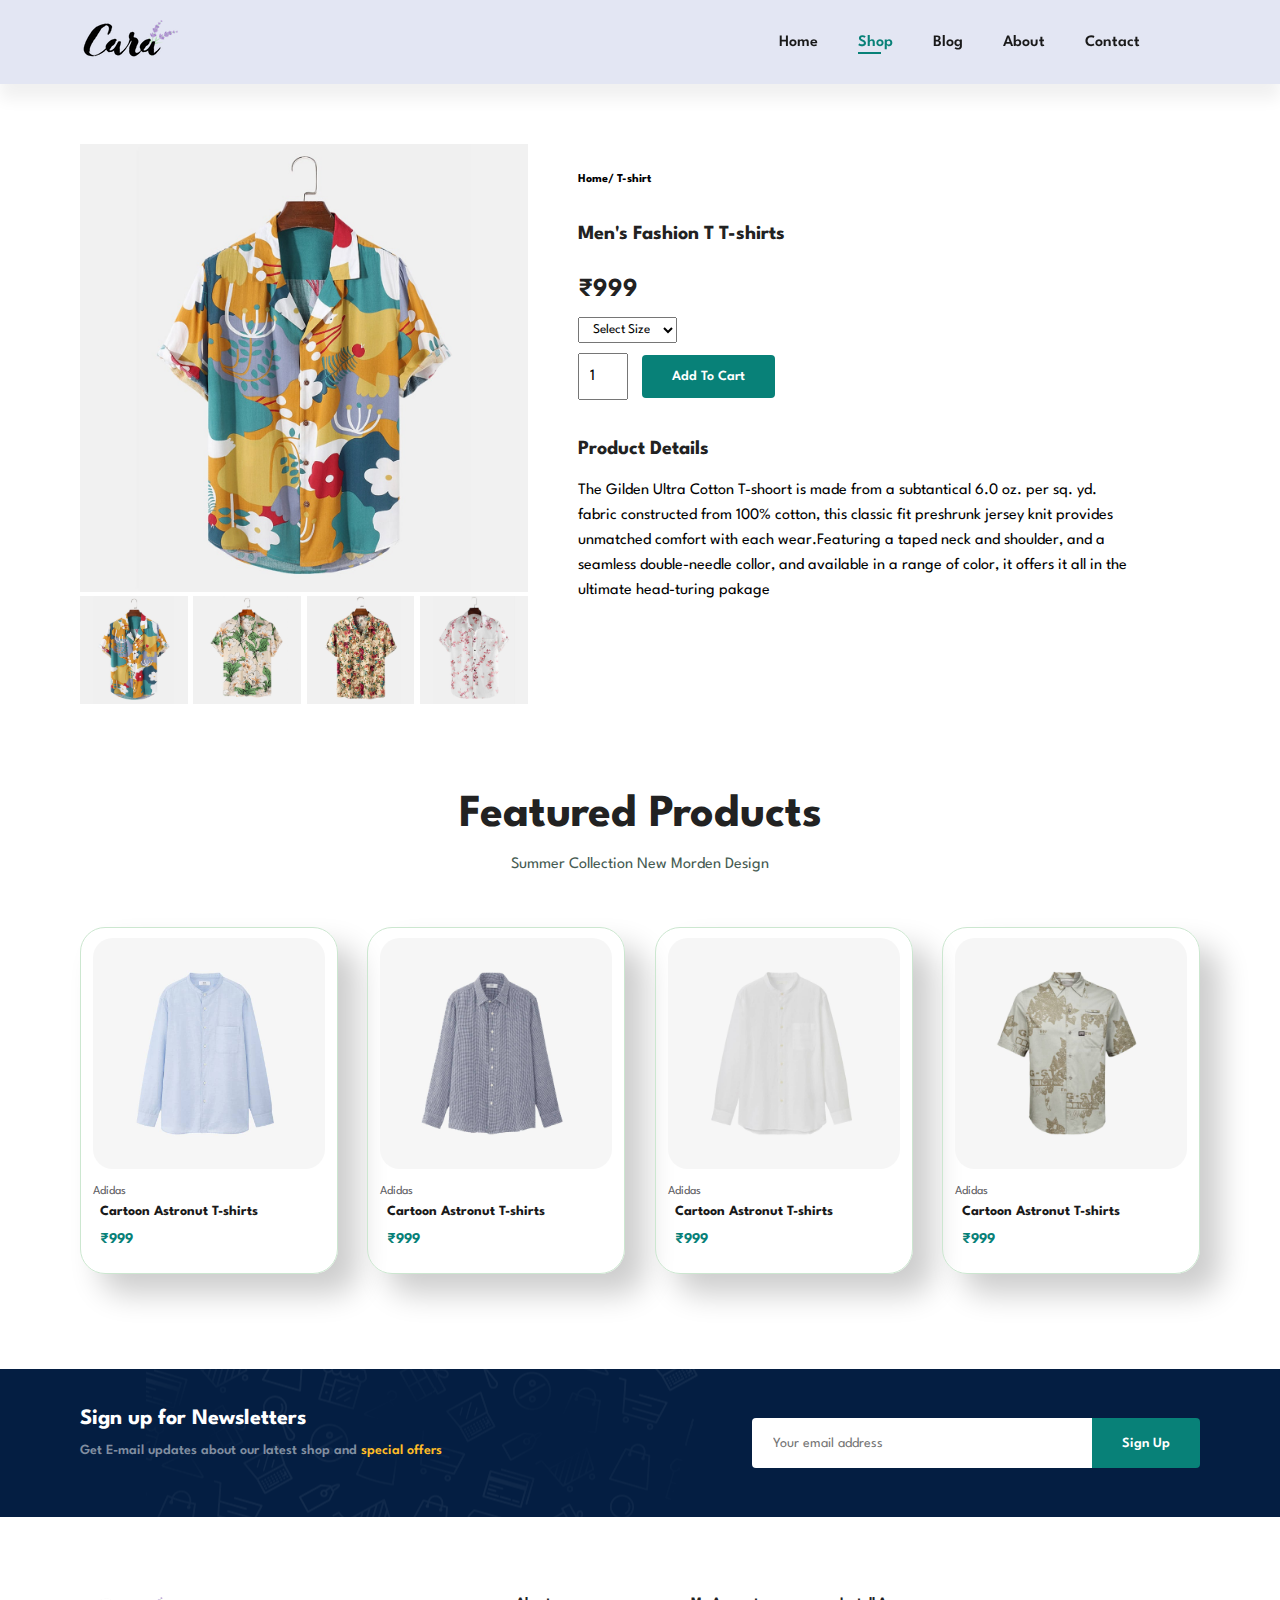
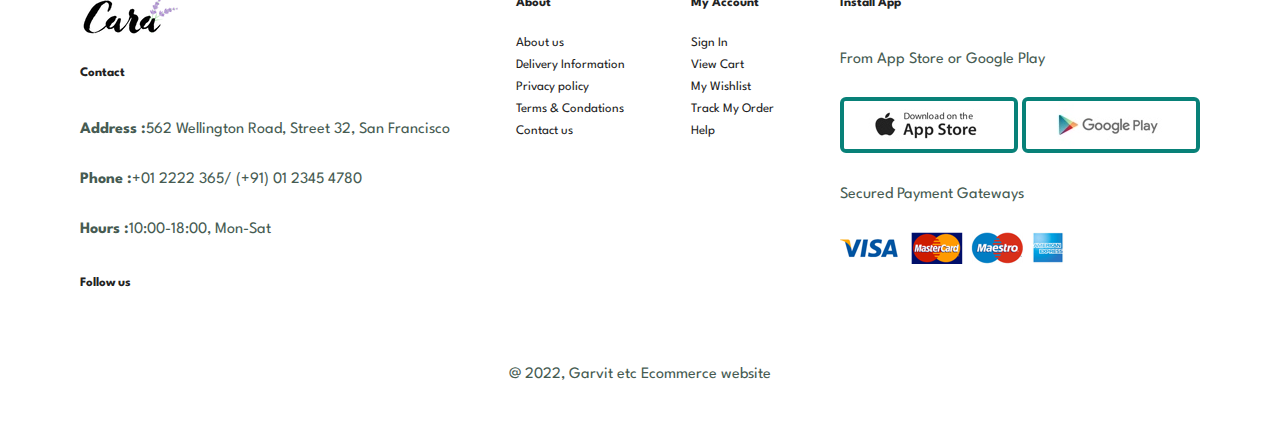
<file: sproduct.html>
<!DOCTYPE html>
<html lang="en">

<head>
    <meta charset="UTF-8">
    <meta http-equiv="X-UA-Compatible" content="IE=edge">
    <meta name="viewport" content="width=device-width, initial-scale=1.0">
    <title>Cara.com</title>
    <link rel="stylesheet" href="style.css">
    <link rel="stylesheet" href="https://use.fontawesome.com/releases/v5.6.3/css/all.css"
        integrity="sha384-UHRtZLI+pbxtHCWp1t77Bi1L4ZtiqrqD80Kn4Z8NTSRyMA2Fd33n5dQ8lWUE00s/" crossorigin="anonymous">
</head>

<body>
    <section id="header">
        <a href="#"><img src="img/logo.png" class="logo" alt=""></a>

        <div>
            <ul id="navbar">
                <li><a href="index.html">Home</a></li>
                <li><a href="shop.html" class="active"> Shop</a></li>
                <li><a href="blog.html">Blog</a></li>
                <li><a href="about.html">About</a></li>
                <li><a href="contact.html">Contact</a></li>
                <li id="lg-bag"><a href="cart.html"><i class="fas fa-shopping-bag"></i></a></li>
                <a href="#" id="close"><i class="fas fa-times"></i></a>

            </ul>
        </div>
    </section>
   <section id="prodetails" class="section-p1">
       <div class="single-pro-image">
           <img src="img/products/f1.jpg" width="100%" id="MainImg" alt="">
           <div class="small-img-group">
               <div class="small-img-col">
               <img src="img/products/f1.jpg" width="100%" class="small-img" alt="">
               </div>
                <div class="small-img-col">
                    <img src="img/products/f2.jpg" width="100%" class="small-img" alt="">
                </div>
                <div class="small-img-col">
                    <img src="img/products/f3.jpg" width="100%" class="small-img" alt="">
                </div>
                <div class="small-img-col">
                    <img src="img/products/f4.jpg" width="100%" class="small-img" alt="">
                </div>
                </div>
             </div>
             <div class="single-pro-details">
                 <h6>Home/ T-shirt</h6>
                 <h4>Men's Fashion T T-shirts</h4>
                 <h2>&#8377;999</h2>
                 <select>
                     <option>Select Size</option>
                    <option>XXL</option>
                    <option>XL</option>
                    <option>Large</option>
                    <option>Small</option>
                 </select>
                 <input type="number" value="1">
                 <button class="normal"> Add To Cart</button>
                 <h4>Product Details</h4>
                 <span>The Gilden Ultra Cotton T-shoort is made from a subtantical 6.0 oz. per 
                     sq. yd. fabric constructed from 100% cotton, this classic fit preshrunk
                    jersey knit provides unmatched comfort with each wear.Featuring a taped neck
                and shoulder, and a seamless double-needle collor, and available in a range
            of color, it offers it all in the ultimate head-turing pakage</span>
             </div>
   </section>
    <section id="product-1" class="section-p1">
        <h2>Featured Products</h2>
        <p>Summer Collection New Morden Design</p>
        <div class="pro-container">
            <div class="pro">
                <img src="img/products/n1.jpg" alt="">
                <div class="des">
                    <span>Adidas</span>
                    <h5>Cartoon Astronut T-shirts</h5>
                    <div class="star">
                        <i class="fas fa-star"></i>
                        <i class="fas fa-star"></i>
                        <i class="fas fa-star"></i>
                        <i class="fas fa-star"></i>
                        <i class="fas fa-star"></i>
                    </div>
                    <h4>&#8377;999</h4>
                </div>
                <a href="#"><i class="fas fa-shopping-cart cart"></i>
                </a>
            </div>
            <div class="pro">
                <img src="img/products/n2.jpg" alt="">
                <div class="des">
                    <span>Adidas</span>
                    <h5>Cartoon Astronut T-shirts</h5>
                    <div class="star">
                        <i class="fas fa-star"></i>
                        <i class="fas fa-star"></i>
                        <i class="fas fa-star"></i>
                        <i class="fas fa-star"></i>
                        <i class="fas fa-star"></i>
                    </div>
                    <h4>&#8377;999</h4>
                </div>
                <a href="#"><i class="fas fa-shopping-cart cart"></i>
                </a>
            </div>
            <div class="pro">
                <img src="img/products/n3.jpg" alt="">
                <div class="des">
                    <span>Adidas</span>
                    <h5>Cartoon Astronut T-shirts</h5>
                    <div class="star">
                        <i class="fas fa-star"></i>
                        <i class="fas fa-star"></i>
                        <i class="fas fa-star"></i>
                        <i class="fas fa-star"></i>
                        <i class="fas fa-star"></i>
                    </div>
                    <h4>&#8377;999</h4>
                </div>
                <a href="#"><i class="fas fa-shopping-cart cart"></i>
                </a>
            </div>
            <div class="pro">
                <img src="img/products/n4.jpg" alt="">
                <div class="des">
                    <span>Adidas</span>
                    <h5>Cartoon Astronut T-shirts</h5>
                    <div class="star">
                        <i class="fas fa-star"></i>
                        <i class="fas fa-star"></i>
                        <i class="fas fa-star"></i>
                        <i class="fas fa-star"></i>
                        <i class="fas fa-star"></i>
                    </div>
                    <h4>&#8377;999</h4>
                </div>
                <a href="#"><i class="fas fa-shopping-cart cart"></i>
                </a>
            </div> </div>
        </div>
    </section>


    <section id="newsletter" class="section-p1 section-m1">
        <div class="newstext">
            <h4>Sign up for Newsletters</h4>
            <p>Get E-mail updates about our latest shop and <span>special offers</span></p>

        </div>
        <div class="form">
            <input type="text" placeholder="Your email address">
            <button class="normal">Sign Up</button>
        </div>
    </section>
    <footer class="section-p1">
        <div class=" col">
            <img class="logo" src="img/logo.png" alt="">
            <h4>Contact
            </h4>
            <p><strong>Address :</strong>562 Wellington Road, Street 32, San Francisco</p>
            <p><strong>Phone :</strong>+01 2222 365/ (+91) 01 2345 4780</p>
            <p><strong>Hours :</strong>10:00-18:00, Mon-Sat</p>
            <div class="follow">
                <h4>Follow us</h4>
                <div class="icon">
                    <i class="fab fa-facebook-f"></i>
                    <i class="fab fa-twitter"></i>
                    <i class="fab fa-instagram"></i>
                    <i class="fab fa-pinterest-p"></i>
                    <i class="fab fa-youtube"></i>
                </div>
            </div>
        </div>


        <div class="col">
            <h4>About</h4>
            <a href="#">About us</a>
            <a href="#">Delivery Information</a>
            <a href="#">Privacy policy</a>
            <a href="#">Terms & Condations</a>
            <a href="#">Contact us</a>
        </div>

        <div class="col">
            <h4>My Account</h4>
            <a href="#">Sign In</a>
            <a href="#">View Cart</a>
            <a href="#">My Wishlist</a>
            <a href="#">Track My Order</a>
            <a href="#">Help</a>
        </div>

        <div class="col install">
            <h4>Install App</h4>
            <p>From App Store or Google Play</p>
            <div class="row">
                <img src="img/pay/app.jpg" alt="">
                <img src="img/pay/play.jpg" alt="">
            </div>
            <p>Secured Payment Gateways</p>
            <img src="img/pay/pay.png" alt="">

        </div>
        <div class="copyright">
            <p>@ 2022, Garvit etc Ecommerce website </p>
        </div>


    </footer>
    <script>
        var MainImg= document.getElementById("MainImg");
        var smallimg= document.getElementsByClassName("small-img");

        smallimg[0].onclick=function() {
            MainImg.src=smallimg[0].src;
        }
        smallimg[1].onclick=function() {
            MainImg.src=smallimg[1].src;
        }
        smallimg[2].onclick=function() {
            MainImg.src=smallimg[2].src;
        }
        smallimg[3].onclick=function() {
            MainImg.src=smallimg[3].src;
        }
    </script>
    <script src="script.js"></script>
</body>

</html>
</file>
<file: style.css>
@import url('https://fonts.googleapis.com/css2?family=Spartan:weight@100;200;300;400;500;600;700;800;900&dispaly=swap');

*{
    margin: 0;
    padding: 0;
    box-sizing: border-box;
    font-family: 'Spartan',sans-serif;
}

h1{
    font-size: 50px;
    line-height: 64px;
    color: #222;
}

h2{
   font-size: 46px;
   line-height: 54px;
   color: #222; 
}
h4{
   font-size:20px;
   color: #222; 
}
h6{
    font-weight: 700;
    font-size: 12px;
}

p{
    font-size: 16px;
    color: #465b52;
    margin: 15px 0 20px 0;
}

.section-p1{
    padding: 40px 80px;
}
.section-m1{
    margin: 40px 0;
}

button.normal{
    font-size: 14px;
    font-weight: 600;
    padding: 15px 30px;
    color: black;
    background-color: white;
    border-radius: 4px;
    cursor: pointer;
    border: none;
    outline: none;
    transition: 0.2s;

}
button.white {
    font-size: 13px;
    font-weight: 600;
    padding: 11px 18px;
    color:white;
    background-color: transparent;
    cursor: pointer;
    border: 1px solid white;
    outline: none;
    transition: 0.2s;

}
body{
    width: 100%;
}


#header{
    display: flex;
    align-items: center;
    justify-content: space-between;
    padding: 20px 80px;
    background: #E3E6F3;
    box-shadow: 0 15px 15px rgba(0,0,0,0.06);
    z-index: 999;
    position: sticky;
    top: 0;
    left: 0;
}

#navbar{
    display: flex;
    align-items: center;
    justify-content: center;
   
}

#navbar li{
    list-style: none;
    padding:0 20px;
    position: relative;

}

#navbar li a{
    text-decoration: none;
    font-size: 16px;
    font-weight: 600;
    color: #1a1a1a;
    transition: 0.3sec ease;
}

#navbar li a:hover {
color: #088178;

}

#navbar li a:hover,
#navbar li a.active{
    color: #088178;
}
#navbar li a.active::after,#navbar li a:hover::after{
    content: "";
    width: 30%;
    height: 2px;
    background:#088178;
    position: absolute;
    bottom: -4px;
    left: 20px;
}

#mobile
{
   display: none;
   align-items: center; 
}

#close{
    display: none;
}
/*home page*/
#hero{
background-image: url(img/hero4.png);
height: 90vh;
width: 100%;
background-size: cover;
background-position: top 25% right 0;
padding: 0 80px;
display: flex;
flex-direction: column;
align-items: flex-start;
justify-content: center;
}

#hero h4{
    padding-bottom: 15px;
}

#hero h1 {
    color: #088178;
}

#hero button{
    background-image: url(img/button.png);
    background-color: transparent;
    color: #088178;
    border: 0;
    padding: 14px 80px 14px 65px;
    background-repeat: no-repeat;
    cursor: pointer;
    font-weight: 700;
    font-size: 15px;

}

/*feature*/

#feature{
    display: flex;
    align-items: center;
    justify-content: space-between;
}
#feature .fe-box{
    width: 188px;
    text-align: center;
    padding: 25px 15px;
    box-shadow: 20px 20px 34px rgba(0,0,0,0.3);
    border-radius: 4px;
    margin: 15px 0;
}
#feature .fe-box:hover{
    box-shadow: 10px 10px 54px rgba(70, 62, 221, 0.1);
}

#feature .fe-box h6{
    display: inline-block;
    padding: 9px 8px 6px 8px;
    line-height: 1;
    border-radius: 4px;
    color: #088178;
    background-color: #fddde4;
}

#feature .fe-box:nth-child(2) h6 {
    background-color: #cdebbc;

}
#feature .fe-box:nth-child(3) h6 {
    background-color:#d1e8f8;

}
#feature .fe-box:nth-child(4) h6 {
    background-color: #cdd4f8;

}
#feature .fe-box:nth-child(5) h6 {
    background-color: #f6dbf6;

}
#feature .fe-box:nth-child(6) h6 {
    background-color: #fff2e5;

}

#feature .fe-box img{
    width: 100%;
    margin-bottom: 10px;
}

#product-1 {
text-align: center;
}

#product-1 .pro{
    width: 23%;
    min-width: 250px;
    padding: 10px 12px;
    border: 1px solid #cce7d0;
    border-radius: 25px;
    cursor: pointer;
    box-shadow: 20px 20px 30px rgba(0,0,0,0.2);
    margin: 15px 0;
    position: relative;
}
#product-1 .pro:hover{
    box-shadow: 20px 20px 30px rgba(0, 0, 0, 0.06);;
}

#product-1 .pro img{
    width: 100%;
    border-radius: 20px;
}

#product-1 .pro .des{
    text-align: start;
    padding: 10px 0;
}
#product-1 .pro .des span{
    color: #606063;
    font-size: 12px;
}
#product-1 .pro .des h5{
    padding: 7px;
    color: #1a1a1a;
    font-size: 14px;
}
#product-1 .pro .des i{
    font-size: 12px;
    color: rgb(243,181,25);
}

#product-1 .pro .des h4{
    padding: 7px;
    font-size: 15px;
    font-weight: 700;
    color: #088178;
}

#product-1 .pro .cart{
   
    position: absolute;
    bottom: 20px;
    right: 10px;
  }

#product-1 .pro-container{
    display: flex;
    justify-content: space-between;
    padding-top: 20px;
    flex-wrap: wrap;
}

#banner{
    display: flex;
    flex-direction: column;
    justify-content: center;
    align-items: center;
    text-align: center;
    background-image: url(img/banner/b2.jpg);
    width: 100%;
    height: 40vh;
    background-size: cover;
    background-position: center;
}
#banner h4{
    color: #fff;
    font-size: 16px;
}

#banner h2{
    color: #fff;
    font-size: 30px;
    padding: 10px 0;
}

#banner h2 span {
    color:#ef3636;
}

#banner button:hover{
    background: #088178;
    color: #fff;
}

#sm-banner{
    display: flex;
    justify-content:space-between;
    flex-wrap: wrap;
    padding: 0 160px;
}

#sm-banner .banner-box{
    display: flex;
    flex-direction: column;
    justify-content: center;
    align-items: flex-start;
    background-image: url(img/banner/b17.jpg);
    min-width: 580px;
    height: 50vh;
    background-size: cover;
    background-position: center;
    padding: 30px;
}

#sm-banner h4{
    color: #fff;
    font-size: 20px;
    font-weight: 300;
}
#sm-banner h2 {
    color: #fff;
    font-size: 28px;
    font-weight: 800;
}

#sm-banner span {
    color: #fff;
    font-size: 14px;
    font-weight: 500;
    padding-bottom: 15px;
}

#sm-banner .banner-box:hover button{
 background: #088178;
 border: 1px solid #088178;
}
#sm-banner .banner-box2{
    background-image: url(img/banner/b10.jpg);
}

#banner3{
    display: flex;
    justify-content: space-between;
    flex-wrap: wrap;
    padding: 0 80px;
}

#banner3 .banner-box{
    display: flex;
    flex-direction: column;
    justify-content: center;
    align-items: flex-start;
    background-image: url(img/banner/b7.jpg);
    min-width: 30%;
    height: 30vh;
    background-size: cover;
    background-position: center;
    padding: 20px;
    margin-bottom: 20px;
    }

    #banner3 h2{
        color: white;
        font-weight: 900;
        font-size: 22px;
    }

    #banner3 h3 {
        color: #ec544e;
        font-weight: 800;
        font-size: 15px;
    }

    #banner3 .banner-box2{
        background-image: url(img/banner/b4.jpg);
    }

    #banner3 .banner-box3 {
        background-image: url(img/banner/b18.jpg);
    }

    #newsletter{
        display: flex;
        justify-content: space-between;
        flex-wrap: wrap;
        align-items: center;
        background-image: url(img/banner/b14.png);
        background-repeat: no-repeat;
        background-position: 20% 30%;
        background-color: #041e42;
    }

    #newsletter h4
    {
     font-size: 22px;
     font-weight: 700;
     color: white;   
    }

    #newsletter p {
        font-size: 14px;
        font-weight: 600;
        color: #818ea0;
}
#newsletter p span{
    color: #ffbd27;
}

#newsletter .form{
    display: flex;
    width: 40%;
}

#newsletter input{
height: 3.125rem;
padding: 0 1.25rem;
font-size: 14px;
width: 100%;
border: 1px solid transparent;
border-radius: 4px;
outline: none;
border-top-right-radius: 0;
border-bottom-right-radius: 0;
}

#newsletter button{
    background-color: #088178;
    color: white;
    white-space: nowrap;
    border-top-left-radius: 0;
    border-bottom-left-radius: 0;
}

footer{
    display: flex;
    flex-wrap: wrap;
    justify-content: space-between;
}
footer .col {
    display: flex;
    flex-direction: column;
    align-items: flex-start;
    margin-bottom: 20px;

}

footer .logo{
margin-bottom: 30px;
}

footer h4{
    font-size: 14px;
    padding-bottom: 20px;
}
footer h4 {
    font-size: 13px;
    margin: 0 0 8px 0;
}
footer a {
    font-size: 13px;
    text-decoration: none;
    color: #222;
    margin-bottom: 10px;
}

footer .follow{
margin-top: 20px;
}
footer .follow i {
    color: #465b52;
    padding-right: 4px;
    cursor: pointer;
}

footer .install .row img{
    border: 4px solid #088178;
    border-radius: 6px;

}
 footer .install img{
     margin: 10px 0 15px 0;
 }
 footer .follow i:hover,
 footer a:hover{

     color: #088178;
 }

 .copyright{
     width: 100%;
     text-align: center;
 }

 /*shop page*/

 #page-header{
     background-image: url(img/banner/b1.jpg);
     width: 100%;
     height: 40vh;
     background-size: cover;
     display: flex;
     justify-content: center;
     text-align: center;
     flex-direction: column;
     padding: 14px;
 }

 #page-header h2,
 #page-header p{
color: #fff;
 }

 #pagination{
     text-align: center;
 }

 #pagination a{
     text-decoration: none;
     background-color: #088178;
     padding: 15px 20px;
     border-radius: 4px;
     color: #fff;
     font-weight: 600;
 }

 #pagination a i{
     font-size: 16px;
     font-weight: 600;
 }

 /*single product*/

 #prodetails{
     display: flex;
     margin-top: 20px;
 }
 #prodetails .single-pro-image{
width: 40%;
margin-right: 50px;
 }

 .small-img-group{
     display: flex;
     justify-content: space-between;
 }

 .small-img-col{
     flex-basis: 24%;
     cursor: pointer;
 }
#prodetails .single-pro-details{
    width: 50%;
    padding-top: 30px;
}
#prodetails .single-pro-details h4{
    padding: 40px 0 20px 0;
}
#prodetails .single-pro-details h2 {
    font-size: 26px;
}
#prodetails .single-pro-details select {
    display: block;
    padding: 5px 10px;
    margin-bottom: 10px;
}
#prodetails .single-pro-details input {
    width: 50px;
    height: 47px;
    padding-left: 10px;
    font-size: 16px;
    margin-right: 10px;
}
#prodetails .single-pro-details button {
    background: #088178;
    color: #fff;
}
#prodetails .single-pro-details input:focus{
    outline: none;
}
#prodetails .single-pro-details span{
    line-height: 25px;
}

/* Blog Page */
#page-header.blog-header{
background-image: url("img/banner/b19.jpg");
}

#blog{
    padding: 150px 150px 0px 150px;
}

#blog .blog-box{
    display: flex;
    align-items: center;
    width: 100%;
    position: relative;
    padding-bottom: 90px;
}

#blog .blog-img{
    width: 50%;
    margin-right: 40px;
}

#blog img{
    width:100%;
    height: 300px;
    object-fit: cover;
}

#blog .blog-details{
    width: 50%;
}

#blog .blog-details a{
    text-decoration: none;
    font-size: 11px;
    color: #000;
    font-weight: 700;
    position: relative;
    transition: 0.3s;
}

#blog .blog-details a::after{
content: "";
width: 50px;
height: 1px;
background-color: #000;
position: absolute;
top: 4px;
right: -60px;
}

#blog .blog-details a:hover{
    color:#088178;
}

#blog .blog-details a:hover::after{
    background-color: #088178;
}

#blog .blog-box h1{
    position: absolute;
    top:-40px;
    left: 0;
    font-size: 70px;
    font-weight: 700;
    color: #c9cbce;
    z-index: -9;
}
/* About Page */
#page-header.about-header {
    background-image: url("img/about/banner.png");
}

#about-head {
    display: flex;
    align-items: center;
}

#about-head img {
    width: 70%;
    height: auto;
}

#about-head div {
    padding-left: 40px;
}

#about-app {
    text-align: center;
}

#about-app .video {
    width: 70%;
    height: 100%;
    margin: 30px auto 0 auto;
}

#about-app .video video {
    width: 100%;
    height: 100%;
    border-radius: 20px;
}

/* Contact Page */
#contact-details{
    display: flex;
    align-items: center;
    justify-content: space-between;
}
#contact-details .details{
    width: 40%;
}
#contact-details .details span,
#form-details form span{
    font-size: 12px;
}
#contact-details .details h2,
#form-details form h2{
    font-size: 26px;
    line-height: 35px;
    padding: 20px 0;
}
#contact-details .details h2 {
    font-size: 16px;
    margin-bottom: 15px;
  
}
#contact-details .details li{
    list-style: none;
    display: flex;
    padding: 10px 0;
}
#contact-details .details li i {
   font-size: 14px;
   padding-right: 22px;
}
#contact-details .details li p {
   margin: 0;
   font-size: 14px;
}
#contact-details .map{
    width: 55%;
    height: 400px;

}
#contact-details .map  iframe{
    width: 100%;
    height: 100%;

}
#form-details{
display: flex;
justify-content: space-between;
margin: 30px;
padding: 80px;
border: 1px solid #e1e1e1;
}

#form-details form{
    width: 65%;
    display: flex;
    flex-direction: column;
    align-items: flex-start;
}
#form-details form input,
#form-details form textarea{
    width: 100%;
 padding: 12px 15px;
 outline: none;
 margin-bottom:20px;
 border: 1px solid #e1e1e1;
}

#form-details form button{
    background-color: #088178;
    color: #fff;
}
#form-details .people div{
    padding-bottom:25px ;
    display: flex;
    align-items: flex-start;
}
#form-details .people div img{
width: 65px;
height: 65px;
object-fit: cover;
margin-right: 15px;
}
#form-details .people div p{
margin: 0;
font-size: 13px;
line-height: 25px;
}

#form-details .people div p span{
display: block;
font-size: 16px;
font-weight: 600;
color: black;
}

/* Cart  Page */
#cart{
    overflow-x: auto;
}
#cart table{
    width: 100%;
    border-collapse: collapse;
    table-layout: fixed;
    white-space: nowrap;
}
#cart table img{
    width:70px;
}

#cart table td:nth-child(1){
    width: 100px;
    text-align: center;
}

#cart table td:nth-child(2){
    width: 150px;
    text-align: center;
}
#cart table td:nth-child(3){
    width: 250px;
    text-align: center;
}
#cart table td:nth-child(4),
#cart table td:nth-child(5),
#cart table td:nth-child(6){
    width: 150px;
    text-align: center;
}

#cart table td:nth-child(5) input{
    width: 70px;
    padding:10px 5px 10px 15px;
}

#cart table thead{
    border:1px solid #e2e9e1;
    border-left:none;
    border-right:none;
}

#cart table thead td{
    font-weight: 700;
    text-transform: uppercase;
    font-size: 13px;
    padding:18px 0;
}

#cart table tbody tr td{
    padding-top: 15px;
}

#cart table tbody td{
    font-size: 13px;
}

#cart-add{
    display: flex;
    flex-wrap: wrap;
    justify-content: space-between;
}

#coupon{
width: 50%;
margin-bottom: 30px;
}

#coupon h3,
#subtotal h3{
    padding-bottom:15px;
}

#coupon input{
    padding:10px 20px;
    outline:none;
    width:60%;
    margin-right: 10px;
    border:1px solid #e2e9e1;
}

#coupon button,
#subtotal button{
    background-color: #088178;
    color:#fff;
    padding: 12px 20px;
}

#subtotal{
    width:50%;
    margin-bottom: 30px;
    border: 1px solid #e2e9e1;
    padding:30px;
}

#subtotal table{
    border-collapse: collapse;
    width: 100%;
    margin-bottom:20px;
}

#subtotal table td{
    width:50%;
    border: 1px solid #e2e9e1;
    padding:10px;
    font-size: ;
}
 /*start media query*/

 @media (max-width:799px){

    .section-p1{
        padding: 40px 40px;
    }
     #navbar{
         display: flex;
         flex-direction: column;
         align-items: flex-start;
         justify-content: flex-start;
         position: fixed;
         top: 0;
         right: -300px;
         height: 100vh;
         width: 300px;
         background-color: #E3E6F3;
         box-shadow: 0 40px 60px rgba(0, 0, 0, 0.01);
         padding: 80px 0 0 10px;
         transition: 0.3s;
     }
    #navbar.active{
    right: 0px;
    }

     #navbar li{
         margin: 25px;
     }
     #mobile{
         display: flex;
         align-items: center;
     }
     #mobile i{
     color: #1a1a1a;
     font-size: 24px;
     padding-left: 20px;
     }
     #close{
         display: initial;
         position: absolute;
         top: 30px;
         left: 30px;
         color: #222;
         font-size: 24px;
     }

     #lg-bag{
         display: none;
     }
     #hero{
height: 70vh;padding: 0 80px;
background-position: top 30% right 30%;
}
#feature {
    justify-content: center;
}

#feature .fe-box{
    margin: 15px 15px;
}

#product1 .pro-container{
    justify-content: center;
}
#product1 .pro{
    margin: 15px;
}
#banner{
    height: 20vh;
}

#sm-banner .banner-box{
    min-width: 100%;
    height: 30vh;
}

#banner3{
    padding: 0 40px;
}

#banner3 .banner-box{
    width: 28%;
}
#newsletter .form{
    width: 70%;
}
/*contact*/
#form-details{
    padding: 40px;
}
#form-details form{
width: 50%;
}

 }
 @media(max-width:477px){
     .section-p1{
         padding: 20px;
     }
     #header{
         padding: 10px 30px;
     }
     h1{
         font-size: 38px;
     }
     h2{
         font-size: 32px;
     }
   #hero{
       padding: 0 20px;
       background-position: 55%;
   }  
   #feature{
       justify-content: space-between;
   }
#feature .fe-box{
width: 155px;
margin: 0 0 15px 0;

}

#product1 .pro{
    width: 100%;
}

#banner{
    height: 40vh;
}
#sm-banner .banner-box{
    height: 40vh;
}
#sm-banner .banner-box2{
    margin-top: 20px;
}
#banner3{
    padding: 0 20px;
}

#banner3 .banner-box{
    width: 100%;
}
#newsletter{
    padding: 40px 20px;
}
#newsletter .form{
    width: 100%;
}
footer .copyright{
    text-align: start;
}

/* Blog Page */
#blog {
	padding: 100px 20px 0px 20px;
}

#blog .blog-box {
	display: flex;
    flex-direction: column;
	align-items: flex-start;
}

#blog .blog-img {
	width: 100%;
	margin-right: 0px;
    margin-bottom: 30px;
}

#blog .blog-details {
	width: 100%;
}
/* ABOUT PAGE */
#about-head {
    flex-direction: column;
}

#about-head img {
    width: 100%;
    margin-bottom: 20px;
}

#about-head div {
    padding-left: 0px;
}

#about-app .video {
    width: 100%;
}
/*contact page*/
#contact-details{
flex-direction: column;
}
#contact-details .details{
    width: 100%;
    margin-bottom: 30px;
}
#contact-details .map{
    width: 100%;
}
#form-details{
    margin: 10px;
    padding: 30px 10px;
    flex-wrap: wrap;
}
#form-details form{
    width: 100%;
    margin-bottom: 30px;
}

/* Cart Page */
#cart-add {
	display: flex;
    flex-direction: column;
}

#coupon {
	width: 100%;
}

#subtotal {
	width: 50%;
	padding: 30px;
}
 }
</file>
<file: E-Commerce Website/style.css>
@import url('https://fonts.googleapis.com/css2?family=Spartan:weight@100;200;300;400;500;600;700;800;900&dispaly=swap');

*{
    margin: 0;
    padding: 0;
    box-sizing: border-box;
    font-family: 'Spartan',sans-serif;
}

h1{
    font-size: 50px;
    line-height: 64px;
    color: #222;
}

h2{
   font-size: 46px;
   line-height: 54px;
   color: #222; 
}
h4{
   font-size:20px;
   color: #222; 
}
h6{
    font-weight: 700;
    font-size: 12px;
}

p{
    font-size: 16px;
    color: #465b52;
    margin: 15px 0 20px 0;
}

.section-p1{
    padding: 40px 80px;
}
.section-m1{
    margin: 40px 0;
}

button.normal{
    font-size: 14px;
    font-weight: 600;
    padding: 15px 30px;
    color: black;
    background-color: white;
    border-radius: 4px;
    cursor: pointer;
    border: none;
    outline: none;
    transition: 0.2s;

}
button.white {
    font-size: 13px;
    font-weight: 600;
    padding: 11px 18px;
    color:white;
    background-color: transparent;
    cursor: pointer;
    border: 1px solid white;
    outline: none;
    transition: 0.2s;

}
body{
    width: 100%;
}


#header{
    display: flex;
    align-items: center;
    justify-content: space-between;
    padding: 20px 80px;
    background: #E3E6F3;
    box-shadow: 0 15px 15px rgba(0,0,0,0.06);
    z-index: 999;
    position: sticky;
    top: 0;
    left: 0;
}

#navbar{
    display: flex;
    align-items: center;
    justify-content: center;
   
}

#navbar li{
    list-style: none;
    padding:0 20px;
    position: relative;

}

#navbar li a{
    text-decoration: none;
    font-size: 16px;
    font-weight: 600;
    color: #1a1a1a;
    transition: 0.3sec ease;
}

#navbar li a:hover {
color: #088178;

}

#navbar li a:hover,
#navbar li a.active{
    color: #088178;
}
#navbar li a.active::after,#navbar li a:hover::after{
    content: "";
    width: 30%;
    height: 2px;
    background:#088178;
    position: absolute;
    bottom: -4px;
    left: 20px;
}

#mobile
{
   display: none;
   align-items: center; 
}

#close{
    display: none;
}
/*home page*/
#hero{
background-image: url(img/hero4.png);
height: 90vh;
width: 100%;
background-size: cover;
background-position: top 25% right 0;
padding: 0 80px;
display: flex;
flex-direction: column;
align-items: flex-start;
justify-content: center;
}

#hero h4{
    padding-bottom: 15px;
}

#hero h1 {
    color: #088178;
}

#hero button{
    background-image: url(img/button.png);
    background-color: transparent;
    color: #088178;
    border: 0;
    padding: 14px 80px 14px 65px;
    background-repeat: no-repeat;
    cursor: pointer;
    font-weight: 700;
    font-size: 15px;

}

/*feature*/

#feature{
    display: flex;
    align-items: center;
    justify-content: space-between;
}
#feature .fe-box{
    width: 188px;
    text-align: center;
    padding: 25px 15px;
    box-shadow: 20px 20px 34px rgba(0,0,0,0.3);
    border-radius: 4px;
    margin: 15px 0;
}
#feature .fe-box:hover{
    box-shadow: 10px 10px 54px rgba(70, 62, 221, 0.1);
}

#feature .fe-box h6{
    display: inline-block;
    padding: 9px 8px 6px 8px;
    line-height: 1;
    border-radius: 4px;
    color: #088178;
    background-color: #fddde4;
}

#feature .fe-box:nth-child(2) h6 {
    background-color: #cdebbc;

}
#feature .fe-box:nth-child(3) h6 {
    background-color:#d1e8f8;

}
#feature .fe-box:nth-child(4) h6 {
    background-color: #cdd4f8;

}
#feature .fe-box:nth-child(5) h6 {
    background-color: #f6dbf6;

}
#feature .fe-box:nth-child(6) h6 {
    background-color: #fff2e5;

}

#feature .fe-box img{
    width: 100%;
    margin-bottom: 10px;
}

#product-1 {
text-align: center;
}

#product-1 .pro{
    width: 23%;
    min-width: 250px;
    padding: 10px 12px;
    border: 1px solid #cce7d0;
    border-radius: 25px;
    cursor: pointer;
    box-shadow: 20px 20px 30px rgba(0,0,0,0.2);
    margin: 15px 0;
    position: relative;
}
#product-1 .pro:hover{
    box-shadow: 20px 20px 30px rgba(0, 0, 0, 0.06);;
}

#product-1 .pro img{
    width: 100%;
    border-radius: 20px;
}

#product-1 .pro .des{
    text-align: start;
    padding: 10px 0;
}
#product-1 .pro .des span{
    color: #606063;
    font-size: 12px;
}
#product-1 .pro .des h5{
    padding: 7px;
    color: #1a1a1a;
    font-size: 14px;
}
#product-1 .pro .des i{
    font-size: 12px;
    color: rgb(243,181,25);
}

#product-1 .pro .des h4{
    padding: 7px;
    font-size: 15px;
    font-weight: 700;
    color: #088178;
}

#product-1 .pro .cart{
   
    position: absolute;
    bottom: 20px;
    right: 10px;
  }

#product-1 .pro-container{
    display: flex;
    justify-content: space-between;
    padding-top: 20px;
    flex-wrap: wrap;
}

#banner{
    display: flex;
    flex-direction: column;
    justify-content: center;
    align-items: center;
    text-align: center;
    background-image: url(img/banner/b2.jpg);
    width: 100%;
    height: 40vh;
    background-size: cover;
    background-position: center;
}
#banner h4{
    color: #fff;
    font-size: 16px;
}

#banner h2{
    color: #fff;
    font-size: 30px;
    padding: 10px 0;
}

#banner h2 span {
    color:#ef3636;
}

#banner button:hover{
    background: #088178;
    color: #fff;
}

#sm-banner{
    display: flex;
    justify-content:space-between;
    flex-wrap: wrap;
    padding: 0 160px;
}

#sm-banner .banner-box{
    display: flex;
    flex-direction: column;
    justify-content: center;
    align-items: flex-start;
    background-image: url(img/banner/b17.jpg);
    min-width: 580px;
    height: 50vh;
    background-size: cover;
    background-position: center;
    padding: 30px;
}

#sm-banner h4{
    color: #fff;
    font-size: 20px;
    font-weight: 300;
}
#sm-banner h2 {
    color: #fff;
    font-size: 28px;
    font-weight: 800;
}

#sm-banner span {
    color: #fff;
    font-size: 14px;
    font-weight: 500;
    padding-bottom: 15px;
}

#sm-banner .banner-box:hover button{
 background: #088178;
 border: 1px solid #088178;
}
#sm-banner .banner-box2{
    background-image: url(img/banner/b10.jpg);
}

#banner3{
    display: flex;
    justify-content: space-between;
    flex-wrap: wrap;
    padding: 0 80px;
}

#banner3 .banner-box{
    display: flex;
    flex-direction: column;
    justify-content: center;
    align-items: flex-start;
    background-image: url(img/banner/b7.jpg);
    min-width: 30%;
    height: 30vh;
    background-size: cover;
    background-position: center;
    padding: 20px;
    margin-bottom: 20px;
    }

    #banner3 h2{
        color: white;
        font-weight: 900;
        font-size: 22px;
    }

    #banner3 h3 {
        color: #ec544e;
        font-weight: 800;
        font-size: 15px;
    }

    #banner3 .banner-box2{
        background-image: url(img/banner/b4.jpg);
    }

    #banner3 .banner-box3 {
        background-image: url(img/banner/b18.jpg);
    }

    #newsletter{
        display: flex;
        justify-content: space-between;
        flex-wrap: wrap;
        align-items: center;
        background-image: url(img/banner/b14.png);
        background-repeat: no-repeat;
        background-position: 20% 30%;
        background-color: #041e42;
    }

    #newsletter h4
    {
     font-size: 22px;
     font-weight: 700;
     color: white;   
    }

    #newsletter p {
        font-size: 14px;
        font-weight: 600;
        color: #818ea0;
}
#newsletter p span{
    color: #ffbd27;
}

#newsletter .form{
    display: flex;
    width: 40%;
}

#newsletter input{
height: 3.125rem;
padding: 0 1.25rem;
font-size: 14px;
width: 100%;
border: 1px solid transparent;
border-radius: 4px;
outline: none;
border-top-right-radius: 0;
border-bottom-right-radius: 0;
}

#newsletter button{
    background-color: #088178;
    color: white;
    white-space: nowrap;
    border-top-left-radius: 0;
    border-bottom-left-radius: 0;
}

footer{
    display: flex;
    flex-wrap: wrap;
    justify-content: space-between;
}
footer .col {
    display: flex;
    flex-direction: column;
    align-items: flex-start;
    margin-bottom: 20px;

}

footer .logo{
margin-bottom: 30px;
}

footer h4{
    font-size: 14px;
    padding-bottom: 20px;
}
footer h4 {
    font-size: 13px;
    margin: 0 0 8px 0;
}
footer a {
    font-size: 13px;
    text-decoration: none;
    color: #222;
    margin-bottom: 10px;
}

footer .follow{
margin-top: 20px;
}
footer .follow i {
    color: #465b52;
    padding-right: 4px;
    cursor: pointer;
}

footer .install .row img{
    border: 4px solid #088178;
    border-radius: 6px;

}
 footer .install img{
     margin: 10px 0 15px 0;
 }
 footer .follow i:hover,
 footer a:hover{

     color: #088178;
 }

 .copyright{
     width: 100%;
     text-align: center;
 }

 /*shop page*/

 #page-header{
     background-image: url(img/banner/b1.jpg);
     width: 100%;
     height: 40vh;
     background-size: cover;
     display: flex;
     justify-content: center;
     text-align: center;
     flex-direction: column;
     padding: 14px;
 }

 #page-header h2,
 #page-header p{
color: #fff;
 }

 #pagination{
     text-align: center;
 }

 #pagination a{
     text-decoration: none;
     background-color: #088178;
     padding: 15px 20px;
     border-radius: 4px;
     color: #fff;
     font-weight: 600;
 }

 #pagination a i{
     font-size: 16px;
     font-weight: 600;
 }

 /*single product*/

 #prodetails{
     display: flex;
     margin-top: 20px;
 }
 #prodetails .single-pro-image{
width: 40%;
margin-right: 50px;
 }

 .small-img-group{
     display: flex;
     justify-content: space-between;
 }

 .small-img-col{
     flex-basis: 24%;
     cursor: pointer;
 }
#prodetails .single-pro-details{
    width: 50%;
    padding-top: 30px;
}
#prodetails .single-pro-details h4{
    padding: 40px 0 20px 0;
}
#prodetails .single-pro-details h2 {
    font-size: 26px;
}
#prodetails .single-pro-details select {
    display: block;
    padding: 5px 10px;
    margin-bottom: 10px;
}
#prodetails .single-pro-details input {
    width: 50px;
    height: 47px;
    padding-left: 10px;
    font-size: 16px;
    margin-right: 10px;
}
#prodetails .single-pro-details button {
    background: #088178;
    color: #fff;
}
#prodetails .single-pro-details input:focus{
    outline: none;
}
#prodetails .single-pro-details span{
    line-height: 25px;
}

/* Blog Page */
#page-header.blog-header{
background-image: url("img/banner/b19.jpg");
}

#blog{
    padding: 150px 150px 0px 150px;
}

#blog .blog-box{
    display: flex;
    align-items: center;
    width: 100%;
    position: relative;
    padding-bottom: 90px;
}

#blog .blog-img{
    width: 50%;
    margin-right: 40px;
}

#blog img{
    width:100%;
    height: 300px;
    object-fit: cover;
}

#blog .blog-details{
    width: 50%;
}

#blog .blog-details a{
    text-decoration: none;
    font-size: 11px;
    color: #000;
    font-weight: 700;
    position: relative;
    transition: 0.3s;
}

#blog .blog-details a::after{
content: "";
width: 50px;
height: 1px;
background-color: #000;
position: absolute;
top: 4px;
right: -60px;
}

#blog .blog-details a:hover{
    color:#088178;
}

#blog .blog-details a:hover::after{
    background-color: #088178;
}

#blog .blog-box h1{
    position: absolute;
    top:-40px;
    left: 0;
    font-size: 70px;
    font-weight: 700;
    color: #c9cbce;
    z-index: -9;
}
/* About Page */
#page-header.about-header {
    background-image: url("img/about/banner.png");
}

#about-head {
    display: flex;
    align-items: center;
}

#about-head img {
    width: 70%;
    height: auto;
}

#about-head div {
    padding-left: 40px;
}

#about-app {
    text-align: center;
}

#about-app .video {
    width: 70%;
    height: 100%;
    margin: 30px auto 0 auto;
}

#about-app .video video {
    width: 100%;
    height: 100%;
    border-radius: 20px;
}

/* Contact Page */
#contact-details{
    display: flex;
    align-items: center;
    justify-content: space-between;
}
#contact-details .details{
    width: 40%;
}
#contact-details .details span,
#form-details form span{
    font-size: 12px;
}
#contact-details .details h2,
#form-details form h2{
    font-size: 26px;
    line-height: 35px;
    padding: 20px 0;
}
#contact-details .details h2 {
    font-size: 16px;
    margin-bottom: 15px;
  
}
#contact-details .details li{
    list-style: none;
    display: flex;
    padding: 10px 0;
}
#contact-details .details li i {
   font-size: 14px;
   padding-right: 22px;
}
#contact-details .details li p {
   margin: 0;
   font-size: 14px;
}
#contact-details .map{
    width: 55%;
    height: 400px;

}
#contact-details .map  iframe{
    width: 100%;
    height: 100%;

}
#form-details{
display: flex;
justify-content: space-between;
margin: 30px;
padding: 80px;
border: 1px solid #e1e1e1;
}

#form-details form{
    width: 65%;
    display: flex;
    flex-direction: column;
    align-items: flex-start;
}
#form-details form input,
#form-details form textarea{
    width: 100%;
 padding: 12px 15px;
 outline: none;
 margin-bottom:20px;
 border: 1px solid #e1e1e1;
}

#form-details form button{
    background-color: #088178;
    color: #fff;
}
#form-details .people div{
    padding-bottom:25px ;
    display: flex;
    align-items: flex-start;
}
#form-details .people div img{
width: 65px;
height: 65px;
object-fit: cover;
margin-right: 15px;
}
#form-details .people div p{
margin: 0;
font-size: 13px;
line-height: 25px;
}

#form-details .people div p span{
display: block;
font-size: 16px;
font-weight: 600;
color: black;
}

/* Cart  Page */
#cart{
    overflow-x: auto;
}
#cart table{
    width: 100%;
    border-collapse: collapse;
    table-layout: fixed;
    white-space: nowrap;
}
#cart table img{
    width:70px;
}

#cart table td:nth-child(1){
    width: 100px;
    text-align: center;
}

#cart table td:nth-child(2){
    width: 150px;
    text-align: center;
}
#cart table td:nth-child(3){
    width: 250px;
    text-align: center;
}
#cart table td:nth-child(4),
#cart table td:nth-child(5),
#cart table td:nth-child(6){
    width: 150px;
    text-align: center;
}

#cart table td:nth-child(5) input{
    width: 70px;
    padding:10px 5px 10px 15px;
}

#cart table thead{
    border:1px solid #e2e9e1;
    border-left:none;
    border-right:none;
}

#cart table thead td{
    font-weight: 700;
    text-transform: uppercase;
    font-size: 13px;
    padding:18px 0;
}

#cart table tbody tr td{
    padding-top: 15px;
}

#cart table tbody td{
    font-size: 13px;
}

#cart-add{
    display: flex;
    flex-wrap: wrap;
    justify-content: space-between;
}

#coupon{
width: 50%;
margin-bottom: 30px;
}

#coupon h3,
#subtotal h3{
    padding-bottom:15px;
}

#coupon input{
    padding:10px 20px;
    outline:none;
    width:60%;
    margin-right: 10px;
    border:1px solid #e2e9e1;
}

#coupon button,
#subtotal button{
    background-color: #088178;
    color:#fff;
    padding: 12px 20px;
}

#subtotal{
    width:50%;
    margin-bottom: 30px;
    border: 1px solid #e2e9e1;
    padding:30px;
}

#subtotal table{
    border-collapse: collapse;
    width: 100%;
    margin-bottom:20px;
}

#subtotal table td{
    width:50%;
    border: 1px solid #e2e9e1;
    padding:10px;
    font-size: ;
}
 /*start media query*/

 @media (max-width:799px){

    .section-p1{
        padding: 40px 40px;
    }
     #navbar{
         display: flex;
         flex-direction: column;
         align-items: flex-start;
         justify-content: flex-start;
         position: fixed;
         top: 0;
         right: -300px;
         height: 100vh;
         width: 300px;
         background-color: #E3E6F3;
         box-shadow: 0 40px 60px rgba(0, 0, 0, 0.01);
         padding: 80px 0 0 10px;
         transition: 0.3s;
     }
    #navbar.active{
    right: 0px;
    }

     #navbar li{
         margin: 25px;
     }
     #mobile{
         display: flex;
         align-items: center;
     }
     #mobile i{
     color: #1a1a1a;
     font-size: 24px;
     padding-left: 20px;
     }
     #close{
         display: initial;
         position: absolute;
         top: 30px;
         left: 30px;
         color: #222;
         font-size: 24px;
     }

     #lg-bag{
         display: none;
     }
     #hero{
height: 70vh;padding: 0 80px;
background-position: top 30% right 30%;
}
#feature {
    justify-content: center;
}

#feature .fe-box{
    margin: 15px 15px;
}

#product1 .pro-container{
    justify-content: center;
}
#product1 .pro{
    margin: 15px;
}
#banner{
    height: 20vh;
}

#sm-banner .banner-box{
    min-width: 100%;
    height: 30vh;
}

#banner3{
    padding: 0 40px;
}

#banner3 .banner-box{
    width: 28%;
}
#newsletter .form{
    width: 70%;
}
/*contact*/
#form-details{
    padding: 40px;
}
#form-details form{
width: 50%;
}

 }
 @media(max-width:477px){
     .section-p1{
         padding: 20px;
     }
     #header{
         padding: 10px 30px;
     }
     h1{
         font-size: 38px;
     }
     h2{
         font-size: 32px;
     }
   #hero{
       padding: 0 20px;
       background-position: 55%;
   }  
   #feature{
       justify-content: space-between;
   }
#feature .fe-box{
width: 155px;
margin: 0 0 15px 0;

}

#product1 .pro{
    width: 100%;
}

#banner{
    height: 40vh;
}
#sm-banner .banner-box{
    height: 40vh;
}
#sm-banner .banner-box2{
    margin-top: 20px;
}
#banner3{
    padding: 0 20px;
}

#banner3 .banner-box{
    width: 100%;
}
#newsletter{
    padding: 40px 20px;
}
#newsletter .form{
    width: 100%;
}
footer .copyright{
    text-align: start;
}

/* Blog Page */
#blog {
	padding: 100px 20px 0px 20px;
}

#blog .blog-box {
	display: flex;
    flex-direction: column;
	align-items: flex-start;
}

#blog .blog-img {
	width: 100%;
	margin-right: 0px;
    margin-bottom: 30px;
}

#blog .blog-details {
	width: 100%;
}
/* ABOUT PAGE */
#about-head {
    flex-direction: column;
}

#about-head img {
    width: 100%;
    margin-bottom: 20px;
}

#about-head div {
    padding-left: 0px;
}

#about-app .video {
    width: 100%;
}
/*contact page*/
#contact-details{
flex-direction: column;
}
#contact-details .details{
    width: 100%;
    margin-bottom: 30px;
}
#contact-details .map{
    width: 100%;
}
#form-details{
    margin: 10px;
    padding: 30px 10px;
    flex-wrap: wrap;
}
#form-details form{
    width: 100%;
    margin-bottom: 30px;
}

/* Cart Page */
#cart-add {
	display: flex;
    flex-direction: column;
}

#coupon {
	width: 100%;
}

#subtotal {
	width: 50%;
	padding: 30px;
}
 }
</file>
